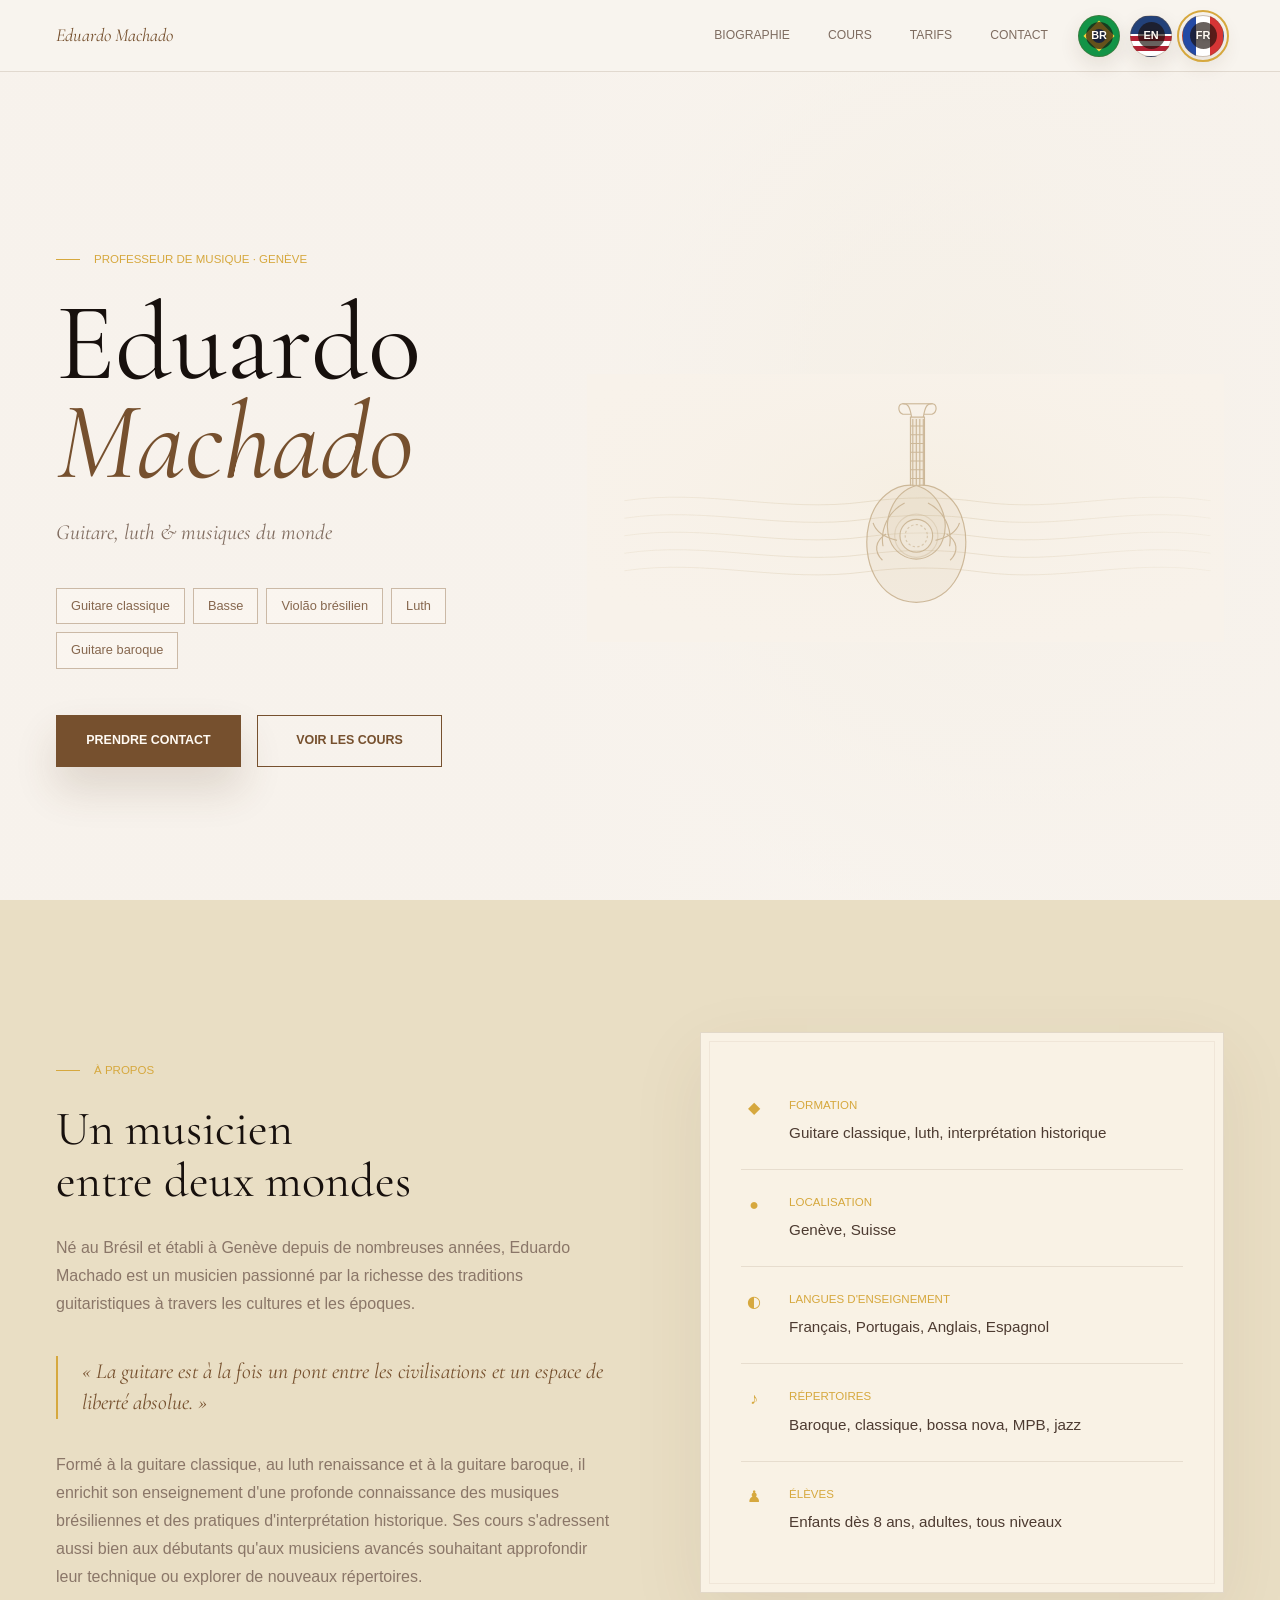
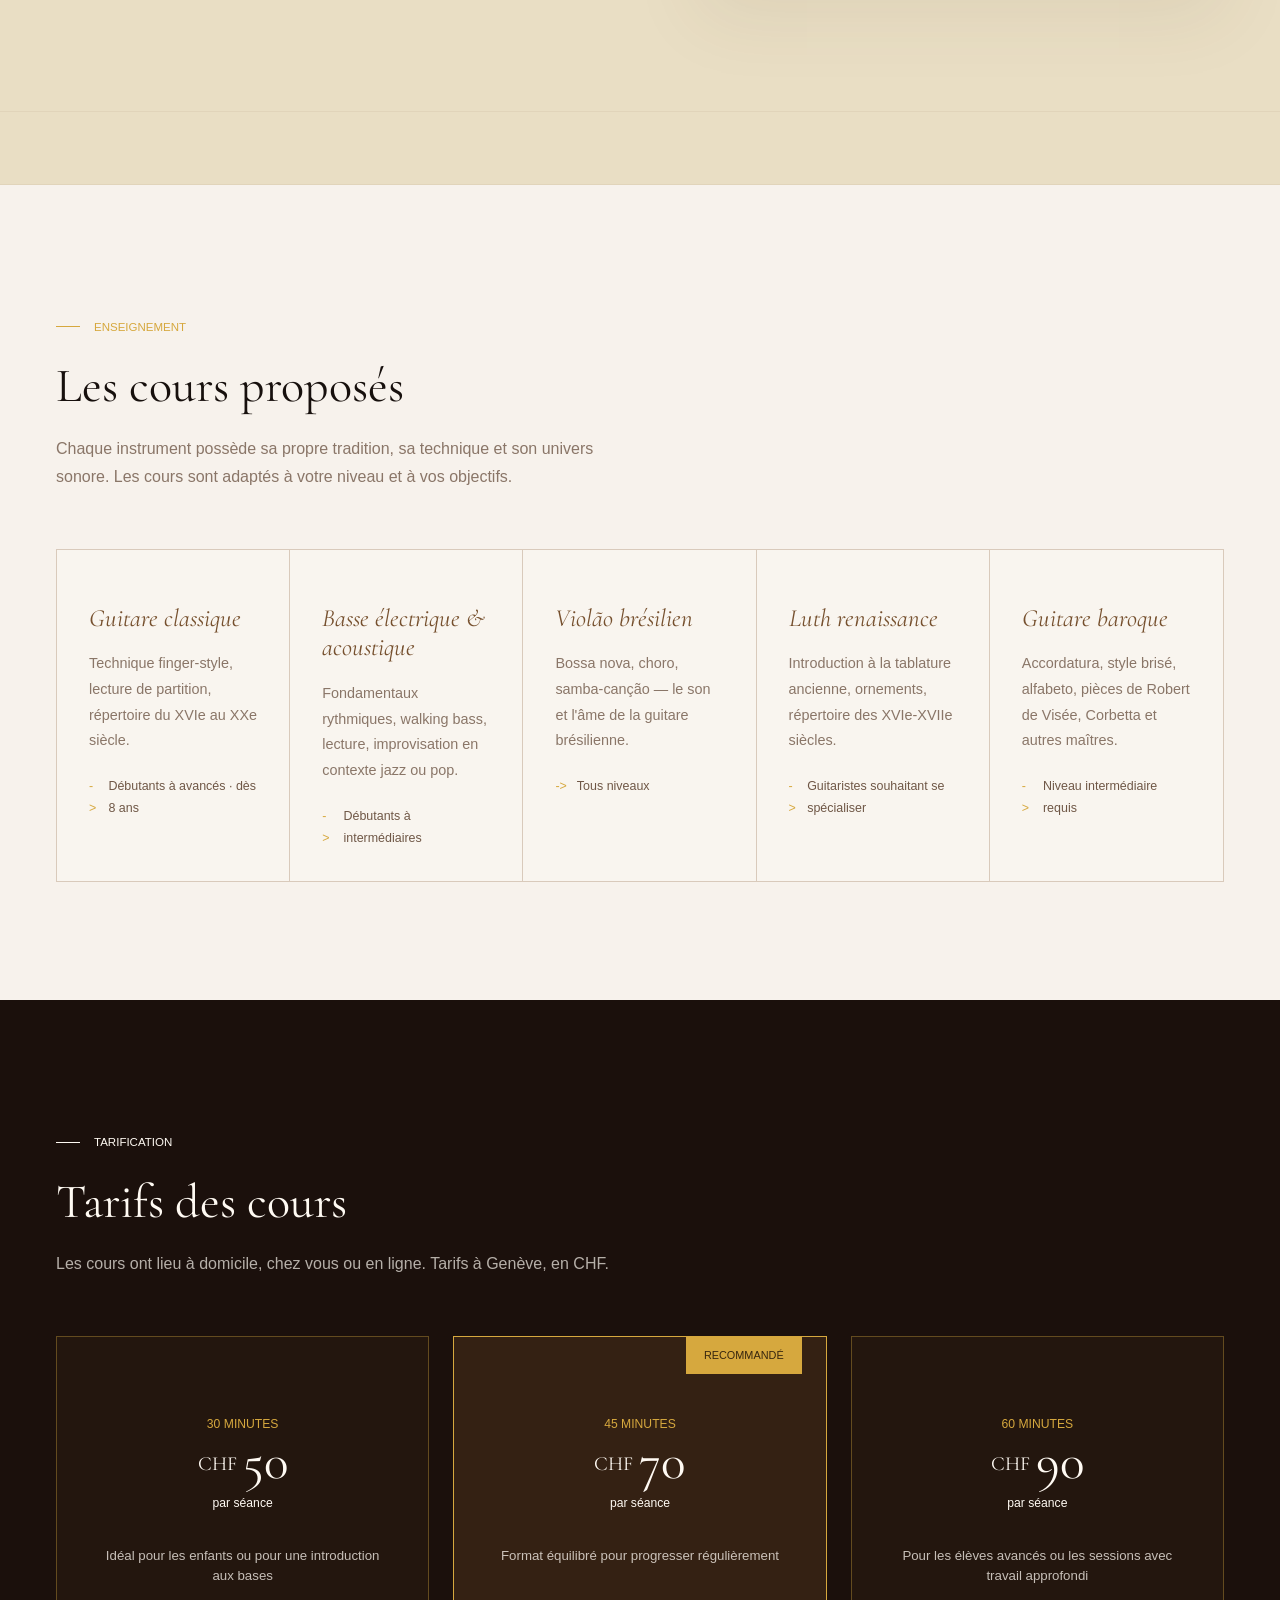
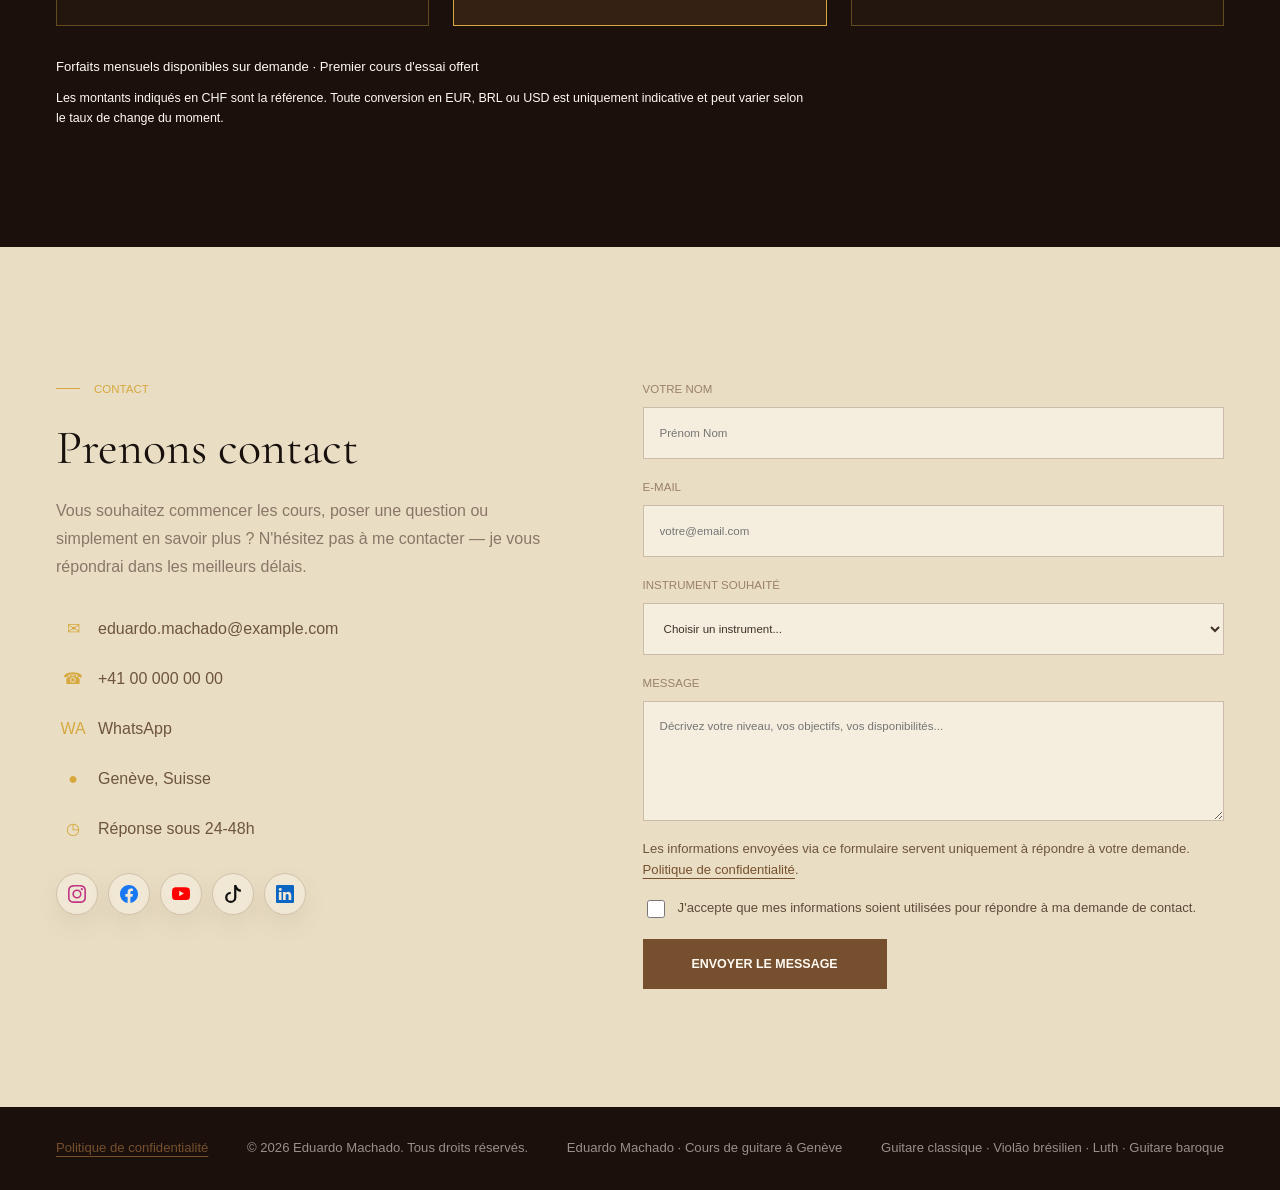
<file: index.html>
<!doctype html>
<html lang="fr">
<head>
  <meta charset="utf-8">
  <meta name="viewport" content="width=device-width, initial-scale=1">
  <title>Eduardo Machado | Cours de guitare</title>
  <meta name="description" content="Eduardo Machado — Professeur de guitare classique, violão brésilien, luth et guitare baroque à Genève. Cours pour enfants et adultes, tous niveaux.">
  <meta property="og:type" content="website">
  <meta property="og:title" content="Eduardo Machado | Cours de guitare à Genève">
  <meta property="og:description" content="Eduardo Machado — Professeur de guitare classique, violão brésilien, luth et guitare baroque à Genève. Cours pour enfants et adultes, tous niveaux.">
  <meta property="og:locale" content="fr_FR">
  <link rel="icon" href="favicon.svg" type="image/svg+xml">
  <link rel="preconnect" href="https://fonts.googleapis.com">
  <link rel="preconnect" href="https://fonts.gstatic.com" crossorigin>
  <link rel="stylesheet" href="https://fonts.googleapis.com/css2?family=Cormorant+Garamond:ital,wght@0,400;0,600;1,400;1,600&display=swap">
  <link rel="stylesheet" href="styles.css">
</head>
<body>
  <main class="site-shell">
    <header class="topbar" aria-label="Navigation principale">
      <a class="brand" href="#accueil">Eduardo Machado</a>
      <div class="top-actions">
        <nav class="nav">
          <a href="#biographie">Biographie</a>
          <a href="#cours">Cours</a>
          <a href="#tarifs">Tarifs</a>
          <a href="#contact">Contact</a>
        </nav>
        <nav class="lang-switcher" aria-label="Choisir la langue">
          <a class="lang-button flag-br" href="br.html" aria-label="Português do Brasil"><span class="flag-text">BR</span></a>
          <a class="lang-button flag-us" href="en.html" aria-label="English"><span class="flag-text">EN</span></a>
          <a class="lang-button flag-fr" href="index.html" aria-label="Français" aria-current="page"><span class="flag-text">FR</span></a>
        </nav>
      </div>
    </header>

    <section class="section hero" id="accueil">
      <div class="section-inner hero-grid">
        <div class="hero-copy">
          <p class="eyebrow">Professeur de musique · Genève</p>
          <h1>Eduardo <span>Machado</span></h1>
          <p class="hero-subtitle">Guitare, luth & musiques du monde</p>
          <div class="instrument-tags" aria-label="Instruments enseignés">
            <span class="tag">Guitare classique</span>
            <span class="tag">Basse</span>
            <span class="tag">Violão brésilien</span>
            <span class="tag">Luth</span>
            <span class="tag">Guitare baroque</span>
          </div>
          <div class="actions">
            <a class="button primary" href="#contact">Prendre contact</a>
            <a class="button secondary" href="#cours">Voir les cours</a>
          </div>
        </div>
        <div class="instrument-art" aria-hidden="true">
          <svg viewBox="0 0 980 520" role="img">
            <defs>
              <linearGradient id="woodLine" x1="0" x2="1">
                <stop offset="0" stop-color="#d8c8aa" stop-opacity="0.08"/>
                <stop offset="0.5" stop-color="#b7976f" stop-opacity="0.82"/>
                <stop offset="1" stop-color="#d8c8aa" stop-opacity="0.08"/>
              </linearGradient>
            </defs>
            <g stroke="url(#woodLine)" stroke-width="1.1" fill="none">
              <path d="M10 190 H970"/>
              <path d="M10 222 H970"/>
              <path d="M10 254 H970"/>
              <path d="M10 286 H970"/>
              <path d="M10 318 H970"/>
            </g>
            <g transform="translate(615 76)" stroke="#b69363" stroke-width="2" fill="none" opacity="0.82">
              <path d="M84 138 C49 132 17 156 8 195 C-5 252 22 330 84 330 C146 330 173 252 160 195 C151 156 119 132 84 138Z" fill="rgba(205,185,149,0.17)"/>
              <path d="M84 138 C44 150 31 197 42 230 C49 251 70 262 84 262 C98 262 119 251 126 230 C137 197 124 150 84 138Z" fill="rgba(205,185,149,0.16)"/>
              <circle cx="84" cy="225" r="28" fill="rgba(247,242,236,0.25)"/>
              <circle cx="84" cy="225" r="18" stroke-dasharray="4 4"/>
              <path d="M73 140 V20 H97 V140" fill="rgba(205,185,149,0.13)"/>
              <path d="M75 20 C73 3 69 -3 59 3 C52 7 51 18 61 22 H75"/>
              <path d="M95 20 C97 3 101 -3 111 3 C118 7 119 18 109 22 H95"/>
              <path d="M73 34 H97 M73 49 H97 M73 64 H97 M73 79 H97 M73 94 H97 M73 109 H97 M73 124 H97"/>
              <path d="M78 24 V140 M84 24 V140 M90 24 V140"/>
              <path d="M57 205 C36 220 36 244 48 258"/>
              <path d="M131 205 C152 220 152 244 140 258"/>
              <path d="M45 224 C21 218 13 205 14 194"/>
              <path d="M123 224 C147 218 155 205 154 194"/>
            </g>
          </svg>
        </div>
      </div>
    </section>

    <section class="section about" id="biographie">
      <div class="section-inner about-grid">
        <div class="about-copy">
          <p class="eyebrow">À propos</p>
          <h2>Un musicien<br>entre deux mondes</h2>
          <p>Né au Brésil et établi à Genève depuis de nombreuses années, Eduardo Machado est un musicien passionné par la richesse des traditions guitaristiques à travers les cultures et les époques.</p>
          <div class="quote">« La guitare est à la fois un pont entre les civilisations et un espace de liberté absolue. »</div>
          <p>Formé à la guitare classique, au luth renaissance et à la guitare baroque, il enrichit son enseignement d'une profonde connaissance des musiques brésiliennes et des pratiques d'interprétation historique. Ses cours s'adressent aussi bien aux débutants qu'aux musiciens avancés souhaitant approfondir leur technique ou explorer de nouveaux répertoires.</p>
        </div>
        <aside class="profile-card" aria-label="Informations du professeur">
          <ul class="fact-list">
            <li class="fact"><span class="fact-icon">◆</span><span><span class="fact-label">Formation</span><span class="fact-value">Guitare classique, luth, interprétation historique</span></span></li>
            <li class="fact"><span class="fact-icon">●</span><span><span class="fact-label">Localisation</span><span class="fact-value">Genève, Suisse</span></span></li>
            <li class="fact"><span class="fact-icon">◐</span><span><span class="fact-label">Langues d'enseignement</span><span class="fact-value">Français, Portugais, Anglais, Espagnol</span></span></li>
            <li class="fact"><span class="fact-icon">♪</span><span><span class="fact-label">Répertoires</span><span class="fact-value">Baroque, classique, bossa nova, MPB, jazz</span></span></li>
            <li class="fact"><span class="fact-icon">♟</span><span><span class="fact-label">Élèves</span><span class="fact-value">Enfants dès 8 ans, adultes, tous niveaux</span></span></li>
          </ul>
        </aside>
      </div>
    </section>

    <div class="sand-band" aria-hidden="true"></div>

    <section class="section courses" id="cours">
      <div class="section-inner">
        <p class="eyebrow">Enseignement</p>
        <h2>Les cours proposés</h2>
        <p class="section-lead">Chaque instrument possède sa propre tradition, sa technique et son univers sonore. Les cours sont adaptés à votre niveau et à vos objectifs.</p>
        <div class="course-row">
          <article class="course-card"><h3>Guitare classique</h3><p>Technique finger-style, lecture de partition, répertoire du XVIe au XXe siècle.</p><span class="course-note">Débutants à avancés · dès 8 ans</span></article>
          <article class="course-card"><h3>Basse électrique & acoustique</h3><p>Fondamentaux rythmiques, walking bass, lecture, improvisation en contexte jazz ou pop.</p><span class="course-note">Débutants à intermédiaires</span></article>
          <article class="course-card"><h3>Violão brésilien</h3><p>Bossa nova, choro, samba-canção — le son et l'âme de la guitare brésilienne.</p><span class="course-note">Tous niveaux</span></article>
          <article class="course-card"><h3>Luth renaissance</h3><p>Introduction à la tablature ancienne, ornements, répertoire des XVIe-XVIIe siècles.</p><span class="course-note">Guitaristes souhaitant se spécialiser</span></article>
          <article class="course-card"><h3>Guitare baroque</h3><p>Accordatura, style brisé, alfabeto, pièces de Robert de Visée, Corbetta et autres maîtres.</p><span class="course-note">Niveau intermédiaire requis</span></article>
        </div>
      </div>
    </section>

    <section class="section pricing" id="tarifs">
      <div class="section-inner">
        <p class="eyebrow">Tarification</p>
        <h2>Tarifs des cours</h2>
        <p class="section-lead">Les cours ont lieu à domicile, chez vous ou en ligne. Tarifs à Genève, en CHF.</p>
        <div class="pricing-grid">
          <article class="price-card"><span class="duration">30 minutes</span><div aria-label="CHF 50"><span class="currency">CHF</span><span class="amount">50</span></div><p class="per">par séance</p><p class="description">Idéal pour les enfants ou pour une introduction aux bases</p></article>
          <article class="price-card featured"><span class="badge">Recommandé</span><span class="duration">45 minutes</span><div aria-label="CHF 70"><span class="currency">CHF</span><span class="amount">70</span></div><p class="per">par séance</p><p class="description">Format équilibré pour progresser régulièrement</p></article>
          <article class="price-card"><span class="duration">60 minutes</span><div aria-label="CHF 90"><span class="currency">CHF</span><span class="amount">90</span></div><p class="per">par séance</p><p class="description">Pour les élèves avancés ou les sessions avec travail approfondi</p></article>
        </div>
        <p class="pricing-footnote">Forfaits mensuels disponibles sur demande · Premier cours d'essai offert</p>
        <p class="pricing-reference">Les montants indiqués en CHF sont la référence. Toute conversion en EUR, BRL ou USD est uniquement indicative et peut varier selon le taux de change du moment.</p>
      </div>
    </section>

    <section class="section contact" id="contact">
      <div class="section-inner contact-grid">
        <div class="contact-copy">
          <p class="eyebrow">Contact</p>
          <h2>Prenons contact</h2>
          <p class="section-lead">Vous souhaitez commencer les cours, poser une question ou simplement en savoir plus ? N'hésitez pas à me contacter — je vous répondrai dans les meilleurs délais.</p>
          <ul class="contact-list">
            <li><span class="contact-icon">✉</span><a href="mailto:eduardo.machado@example.com">eduardo.machado@example.com</a></li>
            <li><span class="contact-icon">☎</span><a href="tel:+41000000000">+41 00 000 00 00</a></li>
            <li><span class="contact-icon">WA</span><a href="https://wa.me/41000000000?text=Bonjour%20Eduardo%2C%20je%20m%27appelle%20%5Bvotre%20nom%5D.%20Je%20vous%20contacte%20depuis%20mon%20profil%20WhatsApp.%20Je%20suis%20int%C3%A9ress%C3%A9%28e%29%20par%20vos%20cours.%20Pourriez-vous%20m%27expliquer%20comment%20cela%20fonctionne%2C%20s%27il%20vous%20pla%C3%AEt%20%3F" target="_blank" rel="noopener noreferrer">WhatsApp</a></li>
            <li><span class="contact-icon">●</span><span>Genève, Suisse</span></li>
            <li><span class="contact-icon">◷</span><span>Réponse sous 24-48h</span></li>
          </ul>
          <nav class="social-links" aria-label="Réseaux sociaux">
            <a class="social-link social-instagram" href="https://www.instagram.com/" target="_blank" rel="noopener noreferrer" aria-label="Instagram" title="Instagram"><svg class="social-icon" viewBox="0 0 16 16" aria-hidden="true" focusable="false"><path d="M8 0C5.829 0 5.556.01 4.703.048 3.85.088 3.269.222 2.76.42a3.917 3.917 0 0 0-1.417.923A3.927 3.927 0 0 0 .42 2.76C.222 3.268.087 3.85.048 4.7.01 5.555 0 5.827 0 8s.01 2.444.048 3.297c.04.852.174 1.433.372 1.942.205.526.478.972.923 1.417.444.445.89.719 1.416.923.51.198 1.09.333 1.942.372C5.555 15.99 5.827 16 8 16s2.444-.01 3.298-.048c.851-.04 1.434-.174 1.943-.372a3.916 3.916 0 0 0 1.416-.923c.445-.445.718-.891.923-1.417.197-.509.332-1.09.372-1.942C15.99 10.445 16 10.173 16 8s-.01-2.445-.048-3.299c-.04-.851-.175-1.433-.372-1.941a3.926 3.926 0 0 0-.923-1.417A3.911 3.911 0 0 0 13.24.42c-.51-.198-1.092-.333-1.943-.372C10.443.01 10.172 0 8 0Zm-.717 1.442H8c2.136 0 2.389.007 3.232.046.78.035 1.204.166 1.486.275.373.145.64.318.92.599.28.28.453.546.598.92.11.281.24.705.275 1.485.039.843.047 1.096.047 3.231s-.008 2.389-.047 3.232c-.035.78-.166 1.203-.275 1.485a2.47 2.47 0 0 1-.599.919c-.28.28-.546.453-.92.598-.28.11-.704.24-1.485.276-.843.038-1.096.047-3.232.047s-2.39-.009-3.233-.047c-.78-.036-1.203-.166-1.485-.276a2.478 2.478 0 0 1-.92-.598 2.48 2.48 0 0 1-.6-.92c-.109-.281-.24-.705-.275-1.485-.038-.843-.046-1.096-.046-3.233 0-2.136.008-2.388.046-3.231.036-.78.166-1.204.276-1.486.145-.373.319-.64.599-.92.28-.28.546-.453.92-.598.282-.11.705-.24 1.485-.276.738-.034 1.024-.044 2.515-.045Zm4.988 1.328a.96.96 0 1 0 0 1.92.96.96 0 0 0 0-1.92ZM8 3.892a4.109 4.109 0 1 0 0 8.217 4.109 4.109 0 0 0 0-8.217Zm0 1.441a2.667 2.667 0 1 1 0 5.334 2.667 2.667 0 0 1 0-5.334Z"/></svg></a>
            <a class="social-link social-facebook" href="https://www.facebook.com/" target="_blank" rel="noopener noreferrer" aria-label="Facebook" title="Facebook"><svg class="social-icon" viewBox="0 0 16 16" aria-hidden="true" focusable="false"><path d="M16 8.049C16 3.603 12.418 0 8 0S0 3.603 0 8.049c0 4.016 2.926 7.347 6.75 7.951v-5.625H4.719V8.05H6.75V6.275c0-2.017 1.195-3.131 3.022-3.131.876 0 1.791.157 1.791.157v1.98h-1.009c-.993 0-1.303.621-1.303 1.258v1.51h2.218l-.354 2.326H9.25V16c3.824-.604 6.75-3.935 6.75-7.951Z"/></svg></a>
            <a class="social-link social-youtube" href="https://www.youtube.com/" target="_blank" rel="noopener noreferrer" aria-label="YouTube" title="YouTube"><svg class="social-icon" viewBox="0 0 16 16" aria-hidden="true" focusable="false"><path d="M8.051 1.999h.089c.822.003 4.987.033 6.11.335a2.01 2.01 0 0 1 1.415 1.42c.101.38.172.883.219 1.402l.016.176.035.414.008.104c.065.914.073 1.77.074 1.957v.075c-.001.194-.01 1.108-.082 2.06l-.008.105-.009.104c-.05.572-.124 1.14-.235 1.558a2.007 2.007 0 0 1-1.415 1.42c-1.16.312-5.569.334-6.18.335h-.142c-.309 0-1.587-.006-2.927-.052l-.17-.006-.087-.004-.171-.007-.171-.007c-1.11-.049-2.167-.128-2.654-.26a2.007 2.007 0 0 1-1.415-1.419c-.111-.417-.185-.986-.235-1.558L.09 10.05l-.008-.104A31.4 31.4 0 0 1 0 7.68v-.123c.002-.215.01-.958.064-1.778l.007-.103.003-.052.008-.104.022-.26.01-.104c.048-.519.119-1.023.22-1.402a2.007 2.007 0 0 1 1.415-1.42c.487-.13 1.544-.21 2.654-.26l.17-.007.172-.006.086-.003.171-.007A99.788 99.788 0 0 1 7.858 2h.193ZM6.4 5.209v4.818l4.157-2.408L6.4 5.209Z"/></svg></a>
            <a class="social-link social-tiktok" href="https://www.tiktok.com/" target="_blank" rel="noopener noreferrer" aria-label="TikTok" title="TikTok"><svg class="social-icon" viewBox="0 0 16 16" aria-hidden="true" focusable="false"><path d="M9 0h1.98c.144.715.54 1.617 1.235 2.512C12.895 3.389 13.797 4 15 4v2c-1.753 0-3.07-.814-4-1.829V11a5 5 0 1 1-5-5v2a3 3 0 1 0 3 3V0Z"/></svg></a>
            <a class="social-link social-linkedin" href="https://www.linkedin.com/" target="_blank" rel="noopener noreferrer" aria-label="LinkedIn" title="LinkedIn"><svg class="social-icon" viewBox="0 0 16 16" aria-hidden="true" focusable="false"><path d="M0 1.146C0 .513.526 0 1.175 0h13.65C15.474 0 16 .513 16 1.146v13.708c0 .633-.526 1.146-1.175 1.146H1.175C.526 16 0 15.487 0 14.854V1.146Zm4.943 12.248V6.169H2.542v7.225h2.401Zm-1.2-8.212c.837 0 1.358-.554 1.358-1.248-.015-.709-.521-1.248-1.342-1.248-.822 0-1.359.54-1.359 1.248 0 .694.521 1.248 1.327 1.248h.016Zm4.908 8.212V9.359c0-.216.016-.432.08-.586.173-.431.568-.878 1.232-.878.869 0 1.216.662 1.216 1.634v3.865h2.401V9.25c0-2.22-1.184-3.252-2.764-3.252-1.274 0-1.845.7-2.165 1.193V6.169h-2.4c.03.678 0 7.225 0 7.225h2.4Z"/></svg></a>
          </nav>
        </div>
        <form class="contact-form" action="https://formspree.io/rafajunior@gmail.com" method="post">
          <input type="hidden" name="_subject" value="Nouveau contact — Eduardo Machado">
          <label>Votre nom<input name="nom" type="text" placeholder="Prénom Nom" required></label>
          <label>E-mail<input name="email" type="email" placeholder="votre@email.com" required></label>
          <label>Instrument souhaité<select name="instrument" required><option value="">Choisir un instrument...</option><option>Guitare classique</option><option>Basse électrique ou acoustique</option><option>Violão brésilien</option><option>Luth renaissance</option><option>Guitare baroque</option></select></label>
          <label>Message<textarea name="message" placeholder="Décrivez votre niveau, vos objectifs, vos disponibilités..." required></textarea></label>
          <p class="form-note">Les informations envoyées via ce formulaire servent uniquement à répondre à votre demande. <a href="privacy.html">Politique de confidentialité</a>.</p>
          <label class="consent-label"><input name="consentement" type="checkbox" required><span>J'accepte que mes informations soient utilisées pour répondre à ma demande de contact.</span></label>
          <button class="button form-button" type="submit">Envoyer le message</button>
        </form>
      </div>
    </section>

    <footer class="footer">
      <div class="footer-inner">
        <nav class="footer-links" aria-label="Liens légaux"><a href="privacy.html">Politique de confidentialité</a></nav>
        <span>&copy; 2026 Eduardo Machado. Tous droits réservés.</span>
        <span>Eduardo Machado · Cours de guitare à Genève</span>
        <span>Guitare classique · Violão brésilien · Luth · Guitare baroque</span>
      </div>
    </footer>
  </main>
</body>
</html>
</file>
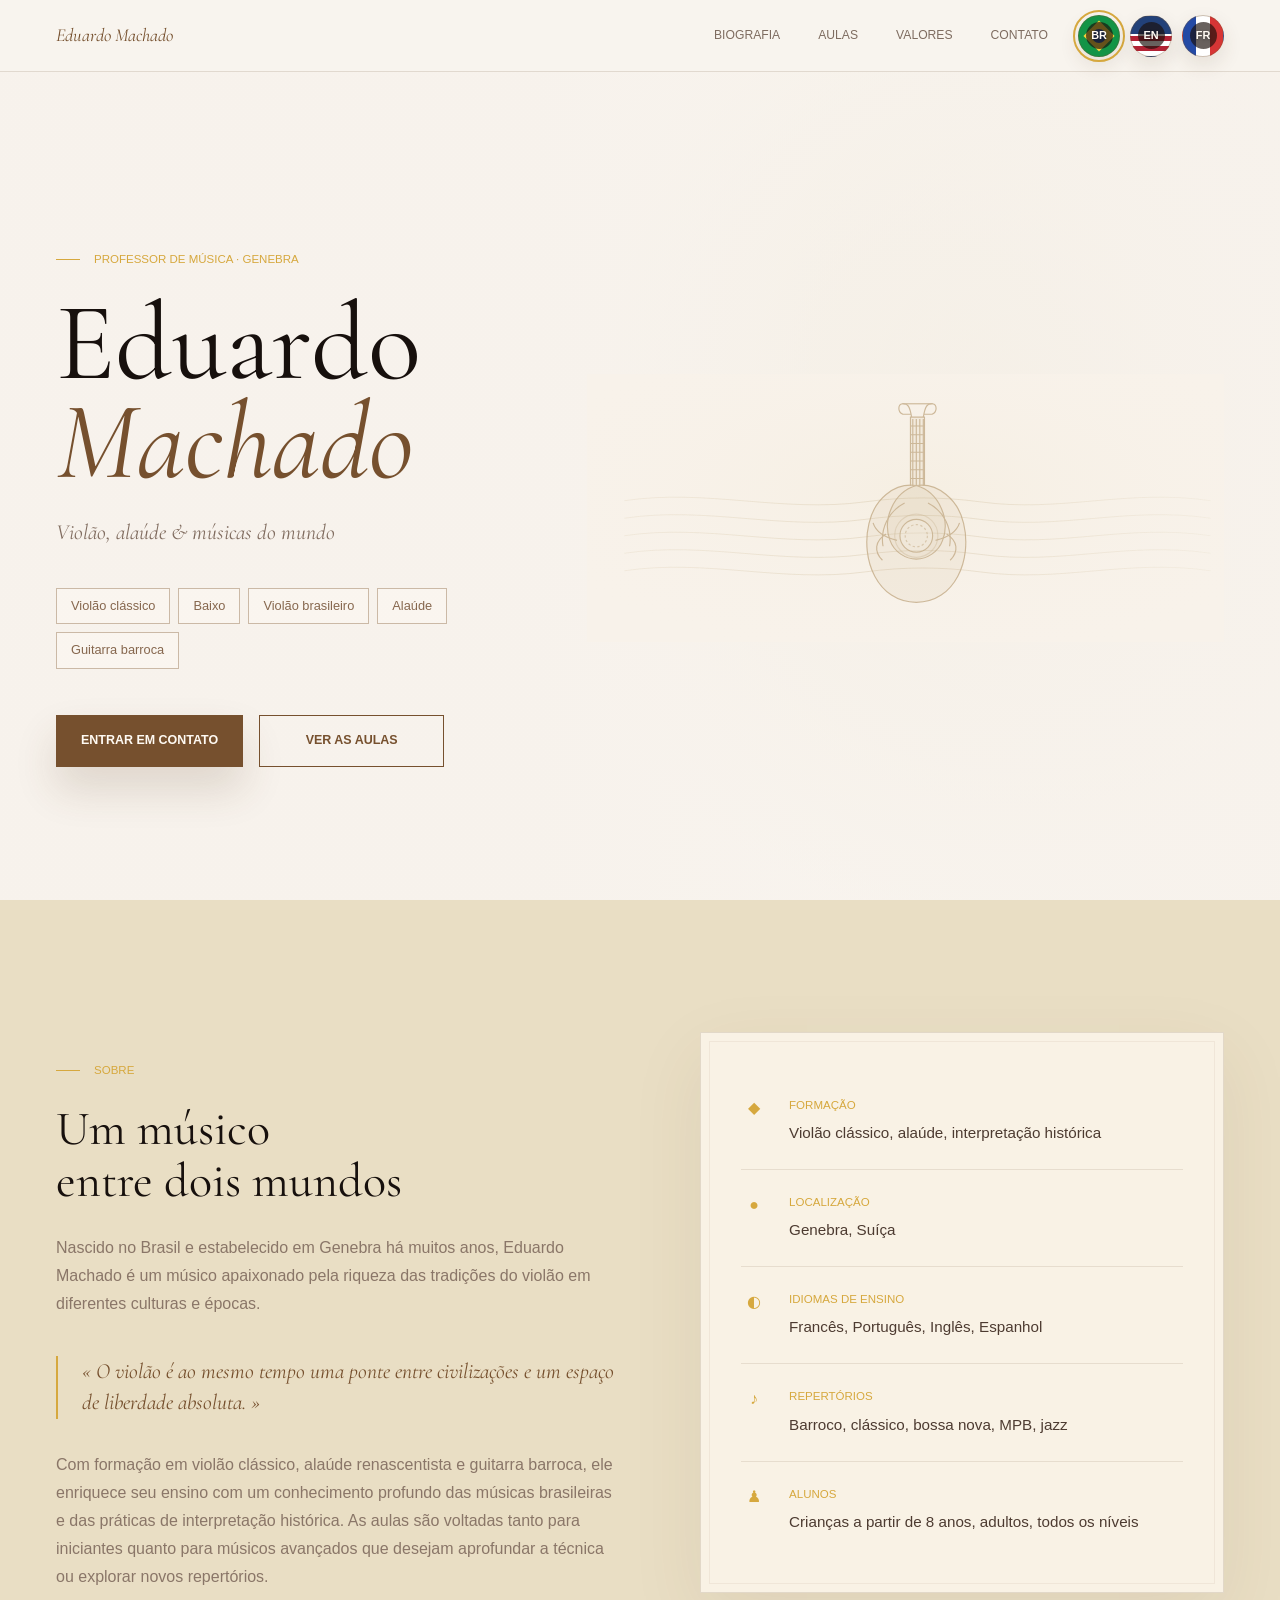
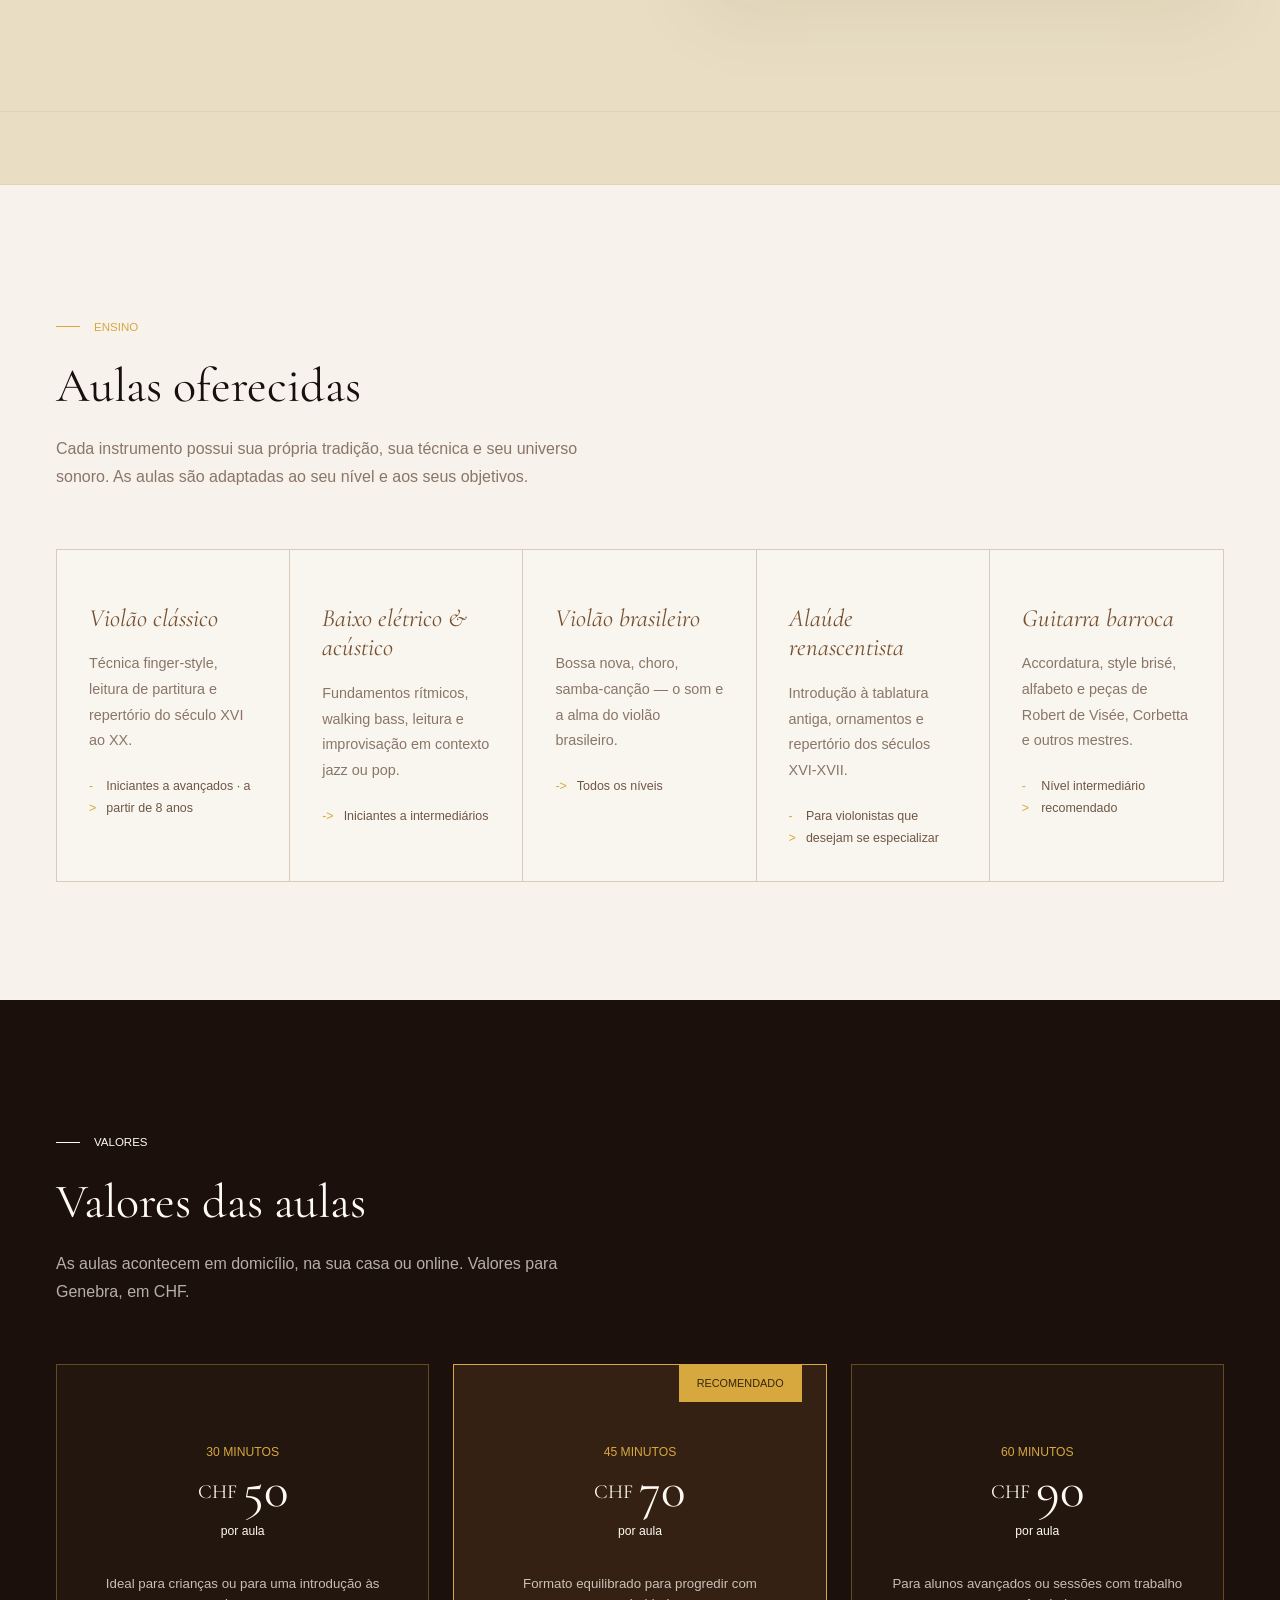
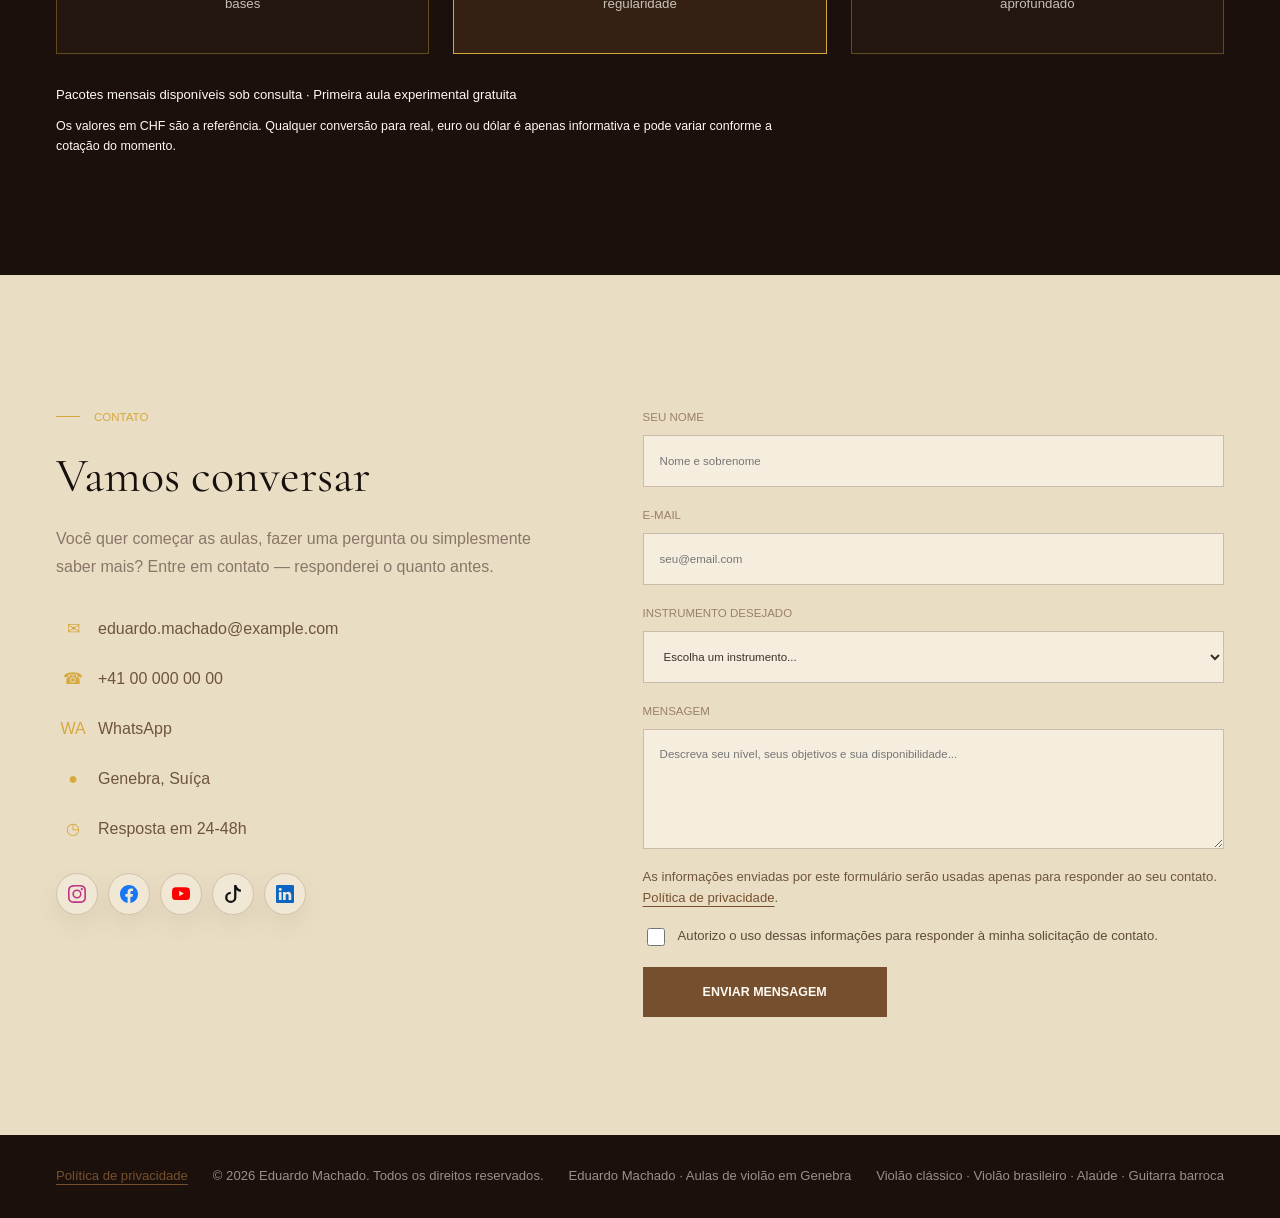
<file: br.html>
<!doctype html>
<html lang="pt-BR">
<head>
  <meta charset="utf-8">
  <meta name="viewport" content="width=device-width, initial-scale=1">
  <title>Eduardo Machado | Aulas de violão</title>
  <meta name="description" content="Eduardo Machado — Professor de violão em Genebra. Violão clássico, violão brasileiro, alaúde e guitarra barroca. Aulas para crianças e adultos, todos os níveis.">
  <meta property="og:type" content="website">
  <meta property="og:title" content="Eduardo Machado | Aulas de violão em Genebra">
  <meta property="og:description" content="Eduardo Machado — Professor de violão em Genebra. Violão clássico, violão brasileiro, alaúde e guitarra barroca. Aulas para crianças e adultos, todos os níveis.">
  <meta property="og:locale" content="pt_BR">
  <link rel="icon" href="favicon.svg" type="image/svg+xml">
  <link rel="preconnect" href="https://fonts.googleapis.com">
  <link rel="preconnect" href="https://fonts.gstatic.com" crossorigin>
  <link rel="stylesheet" href="https://fonts.googleapis.com/css2?family=Cormorant+Garamond:ital,wght@0,400;0,600;1,400;1,600&display=swap">
  <link rel="stylesheet" href="styles.css">
</head>
<body>
  <main class="site-shell">
    <header class="topbar" aria-label="Navegação principal">
      <a class="brand" href="#inicio">Eduardo Machado</a>
      <div class="top-actions">
        <nav class="nav">
          <a href="#biografia">Biografia</a>
          <a href="#aulas">Aulas</a>
          <a href="#valores">Valores</a>
          <a href="#contato">Contato</a>
        </nav>
        <nav class="lang-switcher" aria-label="Escolher idioma">
          <a class="lang-button flag-br" href="br.html" aria-label="Português do Brasil" aria-current="page"><span class="flag-text">BR</span></a>
          <a class="lang-button flag-us" href="en.html" aria-label="English"><span class="flag-text">EN</span></a>
          <a class="lang-button flag-fr" href="index.html" aria-label="Français"><span class="flag-text">FR</span></a>
        </nav>
      </div>
    </header>

    <section class="section hero" id="inicio">
      <div class="section-inner hero-grid">
        <div class="hero-copy">
          <p class="eyebrow">Professor de música · Genebra</p>
          <h1>Eduardo <span>Machado</span></h1>
          <p class="hero-subtitle">Violão, alaúde & músicas do mundo</p>
          <div class="instrument-tags" aria-label="Instrumentos ensinados">
            <span class="tag">Violão clássico</span>
            <span class="tag">Baixo</span>
            <span class="tag">Violão brasileiro</span>
            <span class="tag">Alaúde</span>
            <span class="tag">Guitarra barroca</span>
          </div>
          <div class="actions">
            <a class="button primary" href="#contato">Entrar em contato</a>
            <a class="button secondary" href="#aulas">Ver as aulas</a>
          </div>
        </div>
        <div class="instrument-art" aria-hidden="true">
          <svg viewBox="0 0 980 520" role="img">
            <defs><linearGradient id="woodLine" x1="0" x2="1"><stop offset="0" stop-color="#d8c8aa" stop-opacity="0.08"/><stop offset="0.5" stop-color="#b7976f" stop-opacity="0.82"/><stop offset="1" stop-color="#d8c8aa" stop-opacity="0.08"/></linearGradient></defs>
            <g stroke="url(#woodLine)" stroke-width="1.1" fill="none"><path d="M10 190 H970"/><path d="M10 222 H970"/><path d="M10 254 H970"/><path d="M10 286 H970"/><path d="M10 318 H970"/></g>
            <g transform="translate(615 76)" stroke="#b69363" stroke-width="2" fill="none" opacity="0.82">
              <path d="M84 138 C49 132 17 156 8 195 C-5 252 22 330 84 330 C146 330 173 252 160 195 C151 156 119 132 84 138Z" fill="rgba(205,185,149,0.17)"/>
              <path d="M84 138 C44 150 31 197 42 230 C49 251 70 262 84 262 C98 262 119 251 126 230 C137 197 124 150 84 138Z" fill="rgba(205,185,149,0.16)"/>
              <circle cx="84" cy="225" r="28" fill="rgba(247,242,236,0.25)"/><circle cx="84" cy="225" r="18" stroke-dasharray="4 4"/>
              <path d="M73 140 V20 H97 V140" fill="rgba(205,185,149,0.13)"/><path d="M75 20 C73 3 69 -3 59 3 C52 7 51 18 61 22 H75"/><path d="M95 20 C97 3 101 -3 111 3 C118 7 119 18 109 22 H95"/><path d="M73 34 H97 M73 49 H97 M73 64 H97 M73 79 H97 M73 94 H97 M73 109 H97 M73 124 H97"/><path d="M78 24 V140 M84 24 V140 M90 24 V140"/><path d="M57 205 C36 220 36 244 48 258"/><path d="M131 205 C152 220 152 244 140 258"/><path d="M45 224 C21 218 13 205 14 194"/><path d="M123 224 C147 218 155 205 154 194"/>
            </g>
          </svg>
        </div>
      </div>
    </section>

    <section class="section about" id="biografia">
      <div class="section-inner about-grid">
        <div class="about-copy">
          <p class="eyebrow">Sobre</p>
          <h2>Um músico<br>entre dois mundos</h2>
          <p>Nascido no Brasil e estabelecido em Genebra há muitos anos, Eduardo Machado é um músico apaixonado pela riqueza das tradições do violão em diferentes culturas e épocas.</p>
          <div class="quote">« O violão é ao mesmo tempo uma ponte entre civilizações e um espaço de liberdade absoluta. »</div>
          <p>Com formação em violão clássico, alaúde renascentista e guitarra barroca, ele enriquece seu ensino com um conhecimento profundo das músicas brasileiras e das práticas de interpretação histórica. As aulas são voltadas tanto para iniciantes quanto para músicos avançados que desejam aprofundar a técnica ou explorar novos repertórios.</p>
        </div>
        <aside class="profile-card" aria-label="Informações do professor">
          <ul class="fact-list">
            <li class="fact"><span class="fact-icon">◆</span><span><span class="fact-label">Formação</span><span class="fact-value">Violão clássico, alaúde, interpretação histórica</span></span></li>
            <li class="fact"><span class="fact-icon">●</span><span><span class="fact-label">Localização</span><span class="fact-value">Genebra, Suíça</span></span></li>
            <li class="fact"><span class="fact-icon">◐</span><span><span class="fact-label">Idiomas de ensino</span><span class="fact-value">Francês, Português, Inglês, Espanhol</span></span></li>
            <li class="fact"><span class="fact-icon">♪</span><span><span class="fact-label">Repertórios</span><span class="fact-value">Barroco, clássico, bossa nova, MPB, jazz</span></span></li>
            <li class="fact"><span class="fact-icon">♟</span><span><span class="fact-label">Alunos</span><span class="fact-value">Crianças a partir de 8 anos, adultos, todos os níveis</span></span></li>
          </ul>
        </aside>
      </div>
    </section>

    <div class="sand-band" aria-hidden="true"></div>

    <section class="section courses" id="aulas">
      <div class="section-inner">
        <p class="eyebrow">Ensino</p>
        <h2>Aulas oferecidas</h2>
        <p class="section-lead">Cada instrumento possui sua própria tradição, sua técnica e seu universo sonoro. As aulas são adaptadas ao seu nível e aos seus objetivos.</p>
        <div class="course-row">
          <article class="course-card"><h3>Violão clássico</h3><p>Técnica finger-style, leitura de partitura e repertório do século XVI ao XX.</p><span class="course-note">Iniciantes a avançados · a partir de 8 anos</span></article>
          <article class="course-card"><h3>Baixo elétrico & acústico</h3><p>Fundamentos rítmicos, walking bass, leitura e improvisação em contexto jazz ou pop.</p><span class="course-note">Iniciantes a intermediários</span></article>
          <article class="course-card"><h3>Violão brasileiro</h3><p>Bossa nova, choro, samba-canção — o som e a alma do violão brasileiro.</p><span class="course-note">Todos os níveis</span></article>
          <article class="course-card"><h3>Alaúde renascentista</h3><p>Introdução à tablatura antiga, ornamentos e repertório dos séculos XVI-XVII.</p><span class="course-note">Para violonistas que desejam se especializar</span></article>
          <article class="course-card"><h3>Guitarra barroca</h3><p>Accordatura, style brisé, alfabeto e peças de Robert de Visée, Corbetta e outros mestres.</p><span class="course-note">Nível intermediário recomendado</span></article>
        </div>
      </div>
    </section>

    <section class="section pricing" id="valores">
      <div class="section-inner">
        <p class="eyebrow">Valores</p>
        <h2>Valores das aulas</h2>
        <p class="section-lead">As aulas acontecem em domicílio, na sua casa ou online. Valores para Genebra, em CHF.</p>
        <div class="pricing-grid">
          <article class="price-card"><span class="duration">30 minutos</span><div aria-label="CHF 50"><span class="currency">CHF</span><span class="amount">50</span></div><p class="per">por aula</p><p class="description">Ideal para crianças ou para uma introdução às bases</p></article>
          <article class="price-card featured"><span class="badge">Recomendado</span><span class="duration">45 minutos</span><div aria-label="CHF 70"><span class="currency">CHF</span><span class="amount">70</span></div><p class="per">por aula</p><p class="description">Formato equilibrado para progredir com regularidade</p></article>
          <article class="price-card"><span class="duration">60 minutos</span><div aria-label="CHF 90"><span class="currency">CHF</span><span class="amount">90</span></div><p class="per">por aula</p><p class="description">Para alunos avançados ou sessões com trabalho aprofundado</p></article>
        </div>
        <p class="pricing-footnote">Pacotes mensais disponíveis sob consulta · Primeira aula experimental gratuita</p>
        <p class="pricing-reference">Os valores em CHF são a referência. Qualquer conversão para real, euro ou dólar é apenas informativa e pode variar conforme a cotação do momento.</p>
      </div>
    </section>

    <section class="section contact" id="contato">
      <div class="section-inner contact-grid">
        <div class="contact-copy">
          <p class="eyebrow">Contato</p>
          <h2>Vamos conversar</h2>
          <p class="section-lead">Você quer começar as aulas, fazer uma pergunta ou simplesmente saber mais? Entre em contato — responderei o quanto antes.</p>
          <ul class="contact-list">
            <li><span class="contact-icon">✉</span><a href="mailto:eduardo.machado@example.com">eduardo.machado@example.com</a></li>
            <li><span class="contact-icon">☎</span><a href="tel:+41000000000">+41 00 000 00 00</a></li>
            <li><span class="contact-icon">WA</span><a href="https://wa.me/41000000000?text=Ol%C3%A1%20Eduardo%2C%20meu%20nome%20%C3%A9%20%5Bseu%20nome%5D.%20Estou%20entrando%20em%20contato%20pelo%20meu%20perfil%20do%20WhatsApp.%20Tenho%20interesse%20nas%20suas%20aulas.%20Voc%C3%AA%20poderia%20me%20explicar%20como%20funciona%2C%20por%20favor%3F" target="_blank" rel="noopener noreferrer">WhatsApp</a></li>
            <li><span class="contact-icon">●</span><span>Genebra, Suíça</span></li>
            <li><span class="contact-icon">◷</span><span>Resposta em 24-48h</span></li>
          </ul>
          <nav class="social-links" aria-label="Redes sociais">
            <a class="social-link social-instagram" href="https://www.instagram.com/" target="_blank" rel="noopener noreferrer" aria-label="Instagram" title="Instagram"><svg class="social-icon" viewBox="0 0 16 16" aria-hidden="true" focusable="false"><path d="M8 0C5.829 0 5.556.01 4.703.048 3.85.088 3.269.222 2.76.42a3.917 3.917 0 0 0-1.417.923A3.927 3.927 0 0 0 .42 2.76C.222 3.268.087 3.85.048 4.7.01 5.555 0 5.827 0 8s.01 2.444.048 3.297c.04.852.174 1.433.372 1.942.205.526.478.972.923 1.417.444.445.89.719 1.416.923.51.198 1.09.333 1.942.372C5.555 15.99 5.827 16 8 16s2.444-.01 3.298-.048c.851-.04 1.434-.174 1.943-.372a3.916 3.916 0 0 0 1.416-.923c.445-.445.718-.891.923-1.417.197-.509.332-1.09.372-1.942C15.99 10.445 16 10.173 16 8s-.01-2.445-.048-3.299c-.04-.851-.175-1.433-.372-1.941a3.926 3.926 0 0 0-.923-1.417A3.911 3.911 0 0 0 13.24.42c-.51-.198-1.092-.333-1.943-.372C10.443.01 10.172 0 8 0Zm-.717 1.442H8c2.136 0 2.389.007 3.232.046.78.035 1.204.166 1.486.275.373.145.64.318.92.599.28.28.453.546.598.92.11.281.24.705.275 1.485.039.843.047 1.096.047 3.231s-.008 2.389-.047 3.232c-.035.78-.166 1.203-.275 1.485a2.47 2.47 0 0 1-.599.919c-.28.28-.546.453-.92.598-.28.11-.704.24-1.485.276-.843.038-1.096.047-3.232.047s-2.39-.009-3.233-.047c-.78-.036-1.203-.166-1.485-.276a2.478 2.478 0 0 1-.92-.598 2.48 2.48 0 0 1-.6-.92c-.109-.281-.24-.705-.275-1.485-.038-.843-.046-1.096-.046-3.233 0-2.136.008-2.388.046-3.231.036-.78.166-1.204.276-1.486.145-.373.319-.64.599-.92.28-.28.546-.453.92-.598.282-.11.705-.24 1.485-.276.738-.034 1.024-.044 2.515-.045Zm4.988 1.328a.96.96 0 1 0 0 1.92.96.96 0 0 0 0-1.92ZM8 3.892a4.109 4.109 0 1 0 0 8.217 4.109 4.109 0 0 0 0-8.217Zm0 1.441a2.667 2.667 0 1 1 0 5.334 2.667 2.667 0 0 1 0-5.334Z"/></svg></a>
            <a class="social-link social-facebook" href="https://www.facebook.com/" target="_blank" rel="noopener noreferrer" aria-label="Facebook" title="Facebook"><svg class="social-icon" viewBox="0 0 16 16" aria-hidden="true" focusable="false"><path d="M16 8.049C16 3.603 12.418 0 8 0S0 3.603 0 8.049c0 4.016 2.926 7.347 6.75 7.951v-5.625H4.719V8.05H6.75V6.275c0-2.017 1.195-3.131 3.022-3.131.876 0 1.791.157 1.791.157v1.98h-1.009c-.993 0-1.303.621-1.303 1.258v1.51h2.218l-.354 2.326H9.25V16c3.824-.604 6.75-3.935 6.75-7.951Z"/></svg></a>
            <a class="social-link social-youtube" href="https://www.youtube.com/" target="_blank" rel="noopener noreferrer" aria-label="YouTube" title="YouTube"><svg class="social-icon" viewBox="0 0 16 16" aria-hidden="true" focusable="false"><path d="M8.051 1.999h.089c.822.003 4.987.033 6.11.335a2.01 2.01 0 0 1 1.415 1.42c.101.38.172.883.219 1.402l.016.176.035.414.008.104c.065.914.073 1.77.074 1.957v.075c-.001.194-.01 1.108-.082 2.06l-.008.105-.009.104c-.05.572-.124 1.14-.235 1.558a2.007 2.007 0 0 1-1.415 1.42c-1.16.312-5.569.334-6.18.335h-.142c-.309 0-1.587-.006-2.927-.052l-.17-.006-.087-.004-.171-.007-.171-.007c-1.11-.049-2.167-.128-2.654-.26a2.007 2.007 0 0 1-1.415-1.419c-.111-.417-.185-.986-.235-1.558L.09 10.05l-.008-.104A31.4 31.4 0 0 1 0 7.68v-.123c.002-.215.01-.958.064-1.778l.007-.103.003-.052.008-.104.022-.26.01-.104c.048-.519.119-1.023.22-1.402a2.007 2.007 0 0 1 1.415-1.42c.487-.13 1.544-.21 2.654-.26l.17-.007.172-.006.086-.003.171-.007A99.788 99.788 0 0 1 7.858 2h.193ZM6.4 5.209v4.818l4.157-2.408L6.4 5.209Z"/></svg></a>
            <a class="social-link social-tiktok" href="https://www.tiktok.com/" target="_blank" rel="noopener noreferrer" aria-label="TikTok" title="TikTok"><svg class="social-icon" viewBox="0 0 16 16" aria-hidden="true" focusable="false"><path d="M9 0h1.98c.144.715.54 1.617 1.235 2.512C12.895 3.389 13.797 4 15 4v2c-1.753 0-3.07-.814-4-1.829V11a5 5 0 1 1-5-5v2a3 3 0 1 0 3 3V0Z"/></svg></a>
            <a class="social-link social-linkedin" href="https://www.linkedin.com/" target="_blank" rel="noopener noreferrer" aria-label="LinkedIn" title="LinkedIn"><svg class="social-icon" viewBox="0 0 16 16" aria-hidden="true" focusable="false"><path d="M0 1.146C0 .513.526 0 1.175 0h13.65C15.474 0 16 .513 16 1.146v13.708c0 .633-.526 1.146-1.175 1.146H1.175C.526 16 0 15.487 0 14.854V1.146Zm4.943 12.248V6.169H2.542v7.225h2.401Zm-1.2-8.212c.837 0 1.358-.554 1.358-1.248-.015-.709-.521-1.248-1.342-1.248-.822 0-1.359.54-1.359 1.248 0 .694.521 1.248 1.327 1.248h.016Zm4.908 8.212V9.359c0-.216.016-.432.08-.586.173-.431.568-.878 1.232-.878.869 0 1.216.662 1.216 1.634v3.865h2.401V9.25c0-2.22-1.184-3.252-2.764-3.252-1.274 0-1.845.7-2.165 1.193V6.169h-2.4c.03.678 0 7.225 0 7.225h2.4Z"/></svg></a>
          </nav>
        </div>
        <form class="contact-form" action="https://formspree.io/rafajunior@gmail.com" method="post">
          <input type="hidden" name="_subject" value="Novo contato — Eduardo Machado">
          <label>Seu nome<input name="nome" type="text" placeholder="Nome e sobrenome" required></label>
          <label>E-mail<input name="email" type="email" placeholder="seu@email.com" required></label>
          <label>Instrumento desejado<select name="instrumento" required><option value="">Escolha um instrumento...</option><option>Violão clássico</option><option>Baixo elétrico ou acústico</option><option>Violão brasileiro</option><option>Alaúde renascentista</option><option>Guitarra barroca</option></select></label>
          <label>Mensagem<textarea name="mensagem" placeholder="Descreva seu nível, seus objetivos e sua disponibilidade..." required></textarea></label>
          <p class="form-note">As informações enviadas por este formulário serão usadas apenas para responder ao seu contato. <a href="privacidade.html">Política de privacidade</a>.</p>
          <label class="consent-label"><input name="consentimento" type="checkbox" required><span>Autorizo o uso dessas informações para responder à minha solicitação de contato.</span></label>
          <button class="button form-button" type="submit">Enviar mensagem</button>
        </form>
      </div>
    </section>

    <footer class="footer">
      <div class="footer-inner">
        <nav class="footer-links" aria-label="Links legais"><a href="privacidade.html">Política de privacidade</a></nav>
        <span>&copy; 2026 Eduardo Machado. Todos os direitos reservados.</span>
        <span>Eduardo Machado · Aulas de violão em Genebra</span>
        <span>Violão clássico · Violão brasileiro · Alaúde · Guitarra barroca</span>
      </div>
    </footer>
  </main>
</body>
</html>
</file>
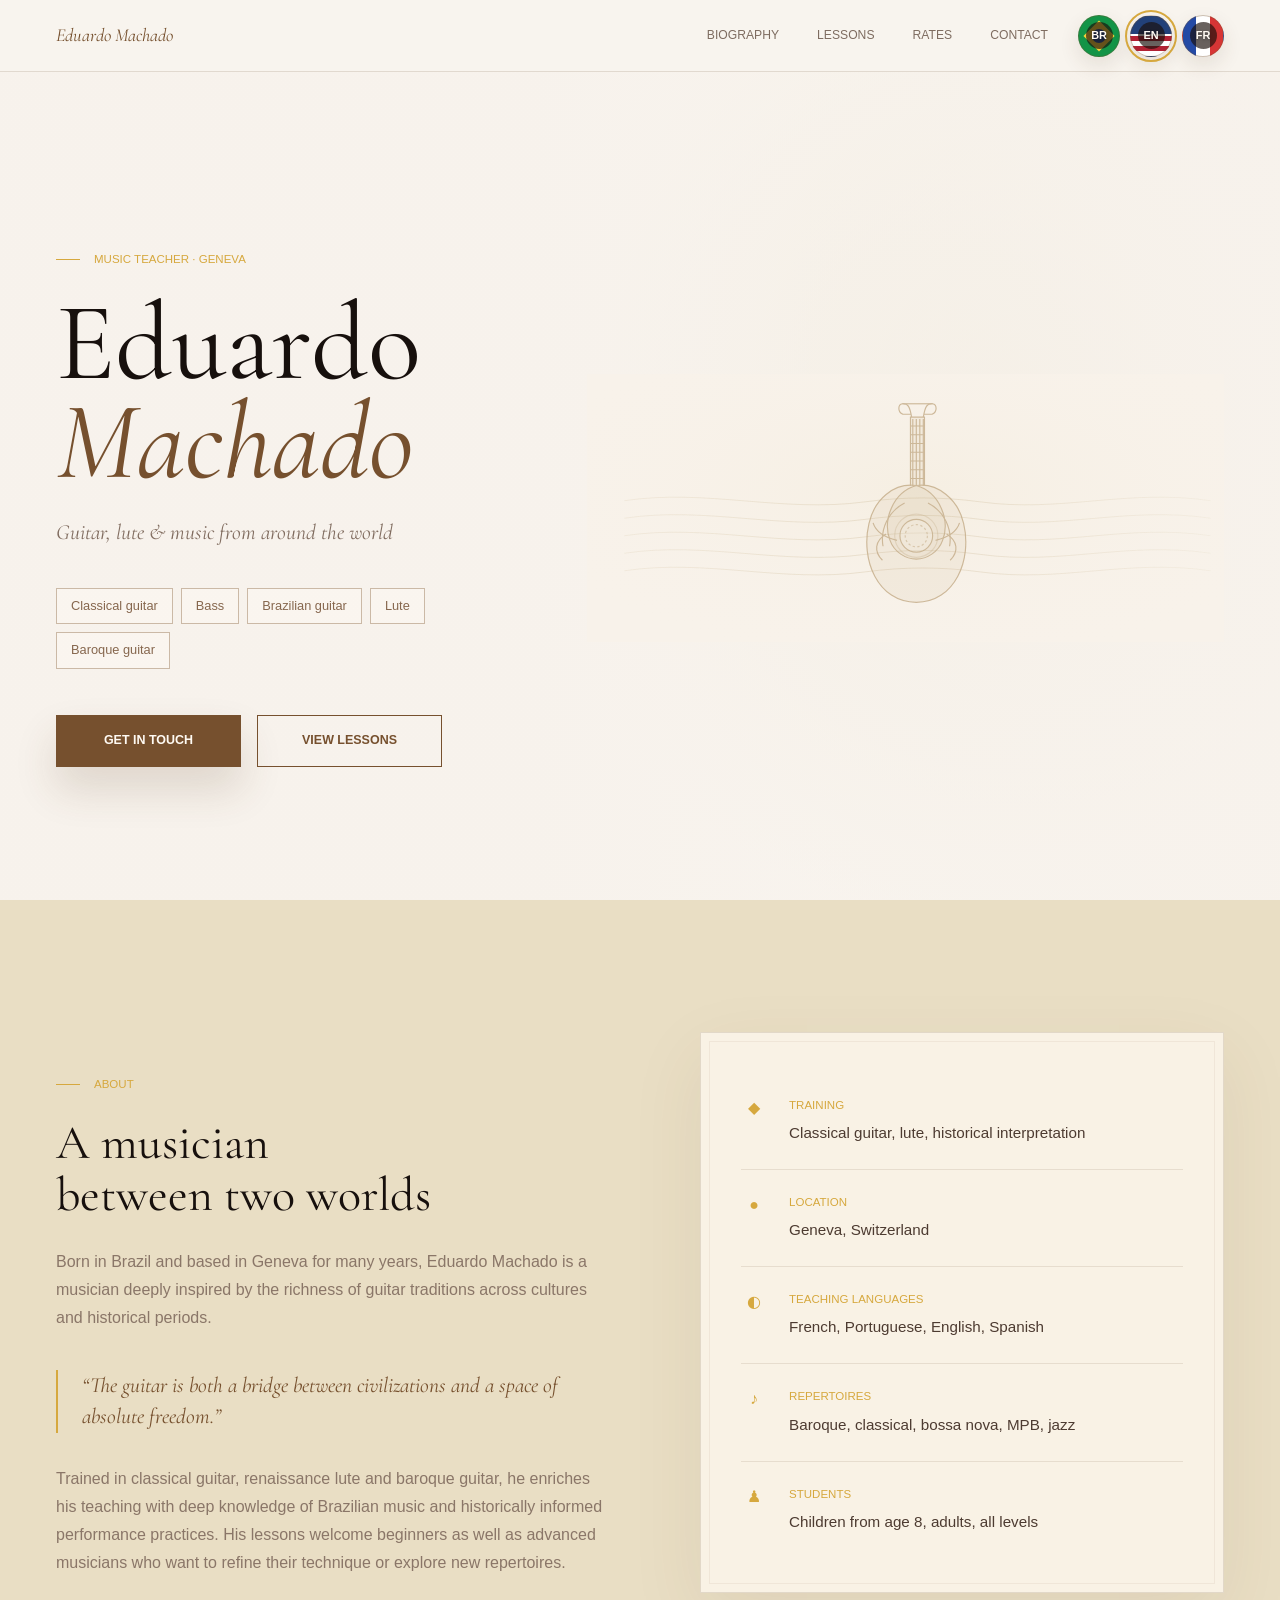
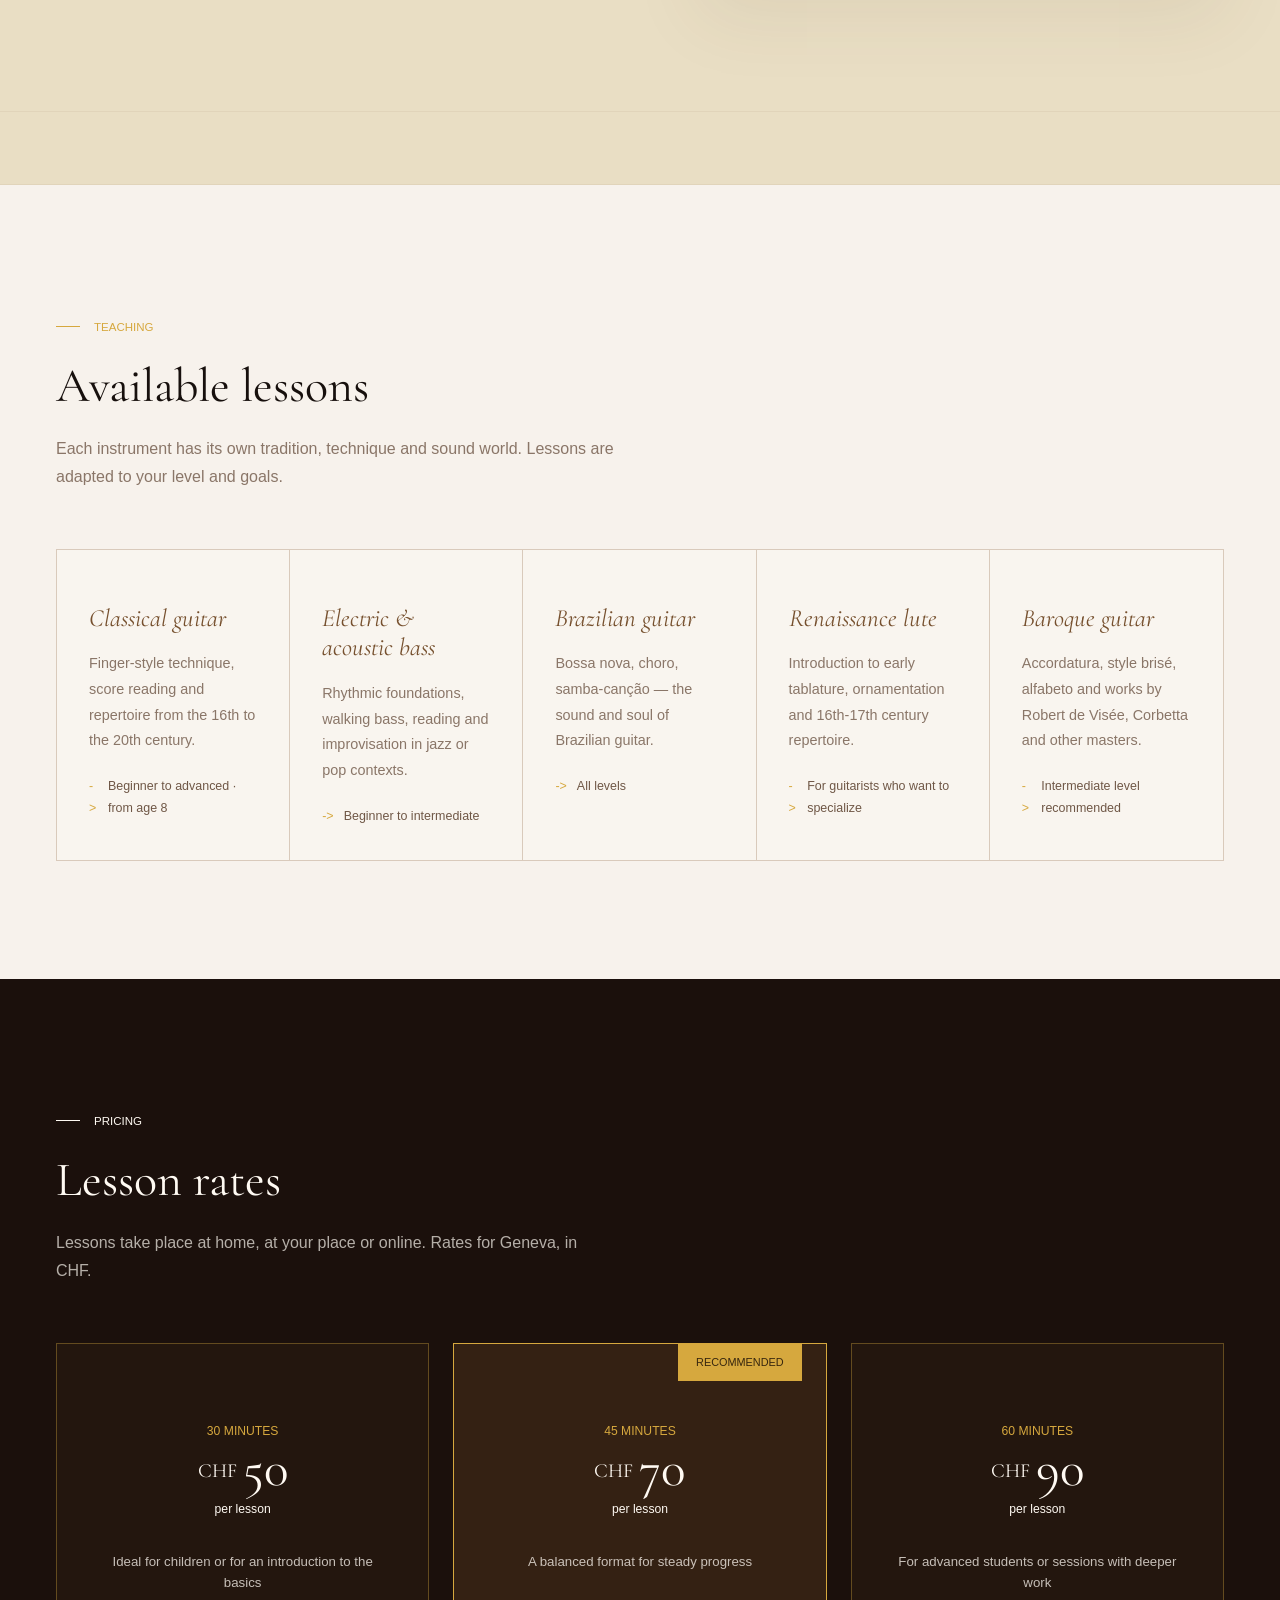
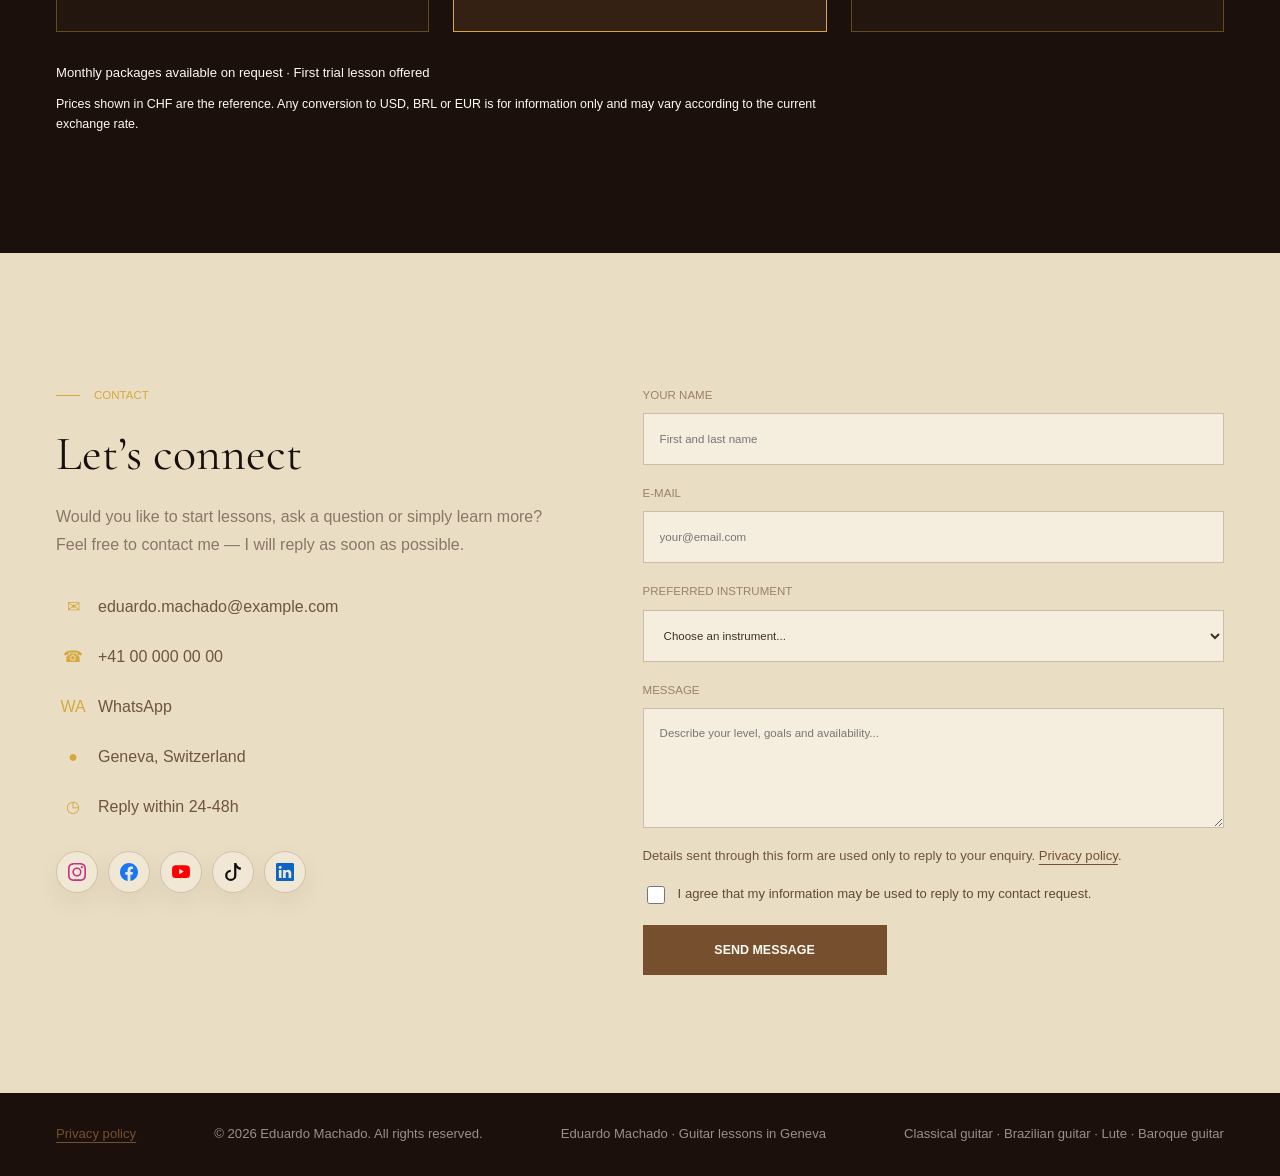
<file: en.html>
<!doctype html>
<html lang="en">
<head>
  <meta charset="utf-8">
  <meta name="viewport" content="width=device-width, initial-scale=1">
  <title>Eduardo Machado | Guitar Lessons</title>
  <meta name="description" content="Eduardo Machado — Guitar teacher in Geneva. Classical guitar, Brazilian guitar, lute and baroque guitar. Lessons for children and adults, all levels.">
  <meta property="og:type" content="website">
  <meta property="og:title" content="Eduardo Machado | Guitar Lessons in Geneva">
  <meta property="og:description" content="Eduardo Machado — Guitar teacher in Geneva. Classical guitar, Brazilian guitar, lute and baroque guitar. Lessons for children and adults, all levels.">
  <meta property="og:locale" content="en_US">
  <link rel="icon" href="favicon.svg" type="image/svg+xml">
  <link rel="preconnect" href="https://fonts.googleapis.com">
  <link rel="preconnect" href="https://fonts.gstatic.com" crossorigin>
  <link rel="stylesheet" href="https://fonts.googleapis.com/css2?family=Cormorant+Garamond:ital,wght@0,400;0,600;1,400;1,600&display=swap">
  <link rel="stylesheet" href="styles.css">
</head>
<body>
  <main class="site-shell">
    <header class="topbar" aria-label="Main navigation">
      <a class="brand" href="#home">Eduardo Machado</a>
      <div class="top-actions">
        <nav class="nav">
          <a href="#biography">Biography</a>
          <a href="#lessons">Lessons</a>
          <a href="#rates">Rates</a>
          <a href="#contact">Contact</a>
        </nav>
        <nav class="lang-switcher" aria-label="Choose language">
          <a class="lang-button flag-br" href="br.html" aria-label="Português do Brasil"><span class="flag-text">BR</span></a>
          <a class="lang-button flag-us" href="en.html" aria-label="English" aria-current="page"><span class="flag-text">EN</span></a>
          <a class="lang-button flag-fr" href="index.html" aria-label="Français"><span class="flag-text">FR</span></a>
        </nav>
      </div>
    </header>

    <section class="section hero" id="home">
      <div class="section-inner hero-grid">
        <div class="hero-copy">
          <p class="eyebrow">Music teacher · Geneva</p>
          <h1>Eduardo <span>Machado</span></h1>
          <p class="hero-subtitle">Guitar, lute & music from around the world</p>
          <div class="instrument-tags" aria-label="Instruments taught">
            <span class="tag">Classical guitar</span>
            <span class="tag">Bass</span>
            <span class="tag">Brazilian guitar</span>
            <span class="tag">Lute</span>
            <span class="tag">Baroque guitar</span>
          </div>
          <div class="actions">
            <a class="button primary" href="#contact">Get in touch</a>
            <a class="button secondary" href="#lessons">View lessons</a>
          </div>
        </div>
        <div class="instrument-art" aria-hidden="true">
          <svg viewBox="0 0 980 520" role="img">
            <defs><linearGradient id="woodLine" x1="0" x2="1"><stop offset="0" stop-color="#d8c8aa" stop-opacity="0.08"/><stop offset="0.5" stop-color="#b7976f" stop-opacity="0.82"/><stop offset="1" stop-color="#d8c8aa" stop-opacity="0.08"/></linearGradient></defs>
            <g stroke="url(#woodLine)" stroke-width="1.1" fill="none"><path d="M10 190 H970"/><path d="M10 222 H970"/><path d="M10 254 H970"/><path d="M10 286 H970"/><path d="M10 318 H970"/></g>
            <g transform="translate(615 76)" stroke="#b69363" stroke-width="2" fill="none" opacity="0.82">
              <path d="M84 138 C49 132 17 156 8 195 C-5 252 22 330 84 330 C146 330 173 252 160 195 C151 156 119 132 84 138Z" fill="rgba(205,185,149,0.17)"/>
              <path d="M84 138 C44 150 31 197 42 230 C49 251 70 262 84 262 C98 262 119 251 126 230 C137 197 124 150 84 138Z" fill="rgba(205,185,149,0.16)"/>
              <circle cx="84" cy="225" r="28" fill="rgba(247,242,236,0.25)"/><circle cx="84" cy="225" r="18" stroke-dasharray="4 4"/>
              <path d="M73 140 V20 H97 V140" fill="rgba(205,185,149,0.13)"/><path d="M75 20 C73 3 69 -3 59 3 C52 7 51 18 61 22 H75"/><path d="M95 20 C97 3 101 -3 111 3 C118 7 119 18 109 22 H95"/><path d="M73 34 H97 M73 49 H97 M73 64 H97 M73 79 H97 M73 94 H97 M73 109 H97 M73 124 H97"/><path d="M78 24 V140 M84 24 V140 M90 24 V140"/><path d="M57 205 C36 220 36 244 48 258"/><path d="M131 205 C152 220 152 244 140 258"/><path d="M45 224 C21 218 13 205 14 194"/><path d="M123 224 C147 218 155 205 154 194"/>
            </g>
          </svg>
        </div>
      </div>
    </section>

    <section class="section about" id="biography">
      <div class="section-inner about-grid">
        <div class="about-copy">
          <p class="eyebrow">About</p>
          <h2>A musician<br>between two worlds</h2>
          <p>Born in Brazil and based in Geneva for many years, Eduardo Machado is a musician deeply inspired by the richness of guitar traditions across cultures and historical periods.</p>
          <div class="quote">“The guitar is both a bridge between civilizations and a space of absolute freedom.”</div>
          <p>Trained in classical guitar, renaissance lute and baroque guitar, he enriches his teaching with deep knowledge of Brazilian music and historically informed performance practices. His lessons welcome beginners as well as advanced musicians who want to refine their technique or explore new repertoires.</p>
        </div>
        <aside class="profile-card" aria-label="Teacher information">
          <ul class="fact-list">
            <li class="fact"><span class="fact-icon">◆</span><span><span class="fact-label">Training</span><span class="fact-value">Classical guitar, lute, historical interpretation</span></span></li>
            <li class="fact"><span class="fact-icon">●</span><span><span class="fact-label">Location</span><span class="fact-value">Geneva, Switzerland</span></span></li>
            <li class="fact"><span class="fact-icon">◐</span><span><span class="fact-label">Teaching languages</span><span class="fact-value">French, Portuguese, English, Spanish</span></span></li>
            <li class="fact"><span class="fact-icon">♪</span><span><span class="fact-label">Repertoires</span><span class="fact-value">Baroque, classical, bossa nova, MPB, jazz</span></span></li>
            <li class="fact"><span class="fact-icon">♟</span><span><span class="fact-label">Students</span><span class="fact-value">Children from age 8, adults, all levels</span></span></li>
          </ul>
        </aside>
      </div>
    </section>

    <div class="sand-band" aria-hidden="true"></div>

    <section class="section courses" id="lessons">
      <div class="section-inner">
        <p class="eyebrow">Teaching</p>
        <h2>Available lessons</h2>
        <p class="section-lead">Each instrument has its own tradition, technique and sound world. Lessons are adapted to your level and goals.</p>
        <div class="course-row">
          <article class="course-card"><h3>Classical guitar</h3><p>Finger-style technique, score reading and repertoire from the 16th to the 20th century.</p><span class="course-note">Beginner to advanced · from age 8</span></article>
          <article class="course-card"><h3>Electric & acoustic bass</h3><p>Rhythmic foundations, walking bass, reading and improvisation in jazz or pop contexts.</p><span class="course-note">Beginner to intermediate</span></article>
          <article class="course-card"><h3>Brazilian guitar</h3><p>Bossa nova, choro, samba-canção — the sound and soul of Brazilian guitar.</p><span class="course-note">All levels</span></article>
          <article class="course-card"><h3>Renaissance lute</h3><p>Introduction to early tablature, ornamentation and 16th-17th century repertoire.</p><span class="course-note">For guitarists who want to specialize</span></article>
          <article class="course-card"><h3>Baroque guitar</h3><p>Accordatura, style brisé, alfabeto and works by Robert de Visée, Corbetta and other masters.</p><span class="course-note">Intermediate level recommended</span></article>
        </div>
      </div>
    </section>

    <section class="section pricing" id="rates">
      <div class="section-inner">
        <p class="eyebrow">Pricing</p>
        <h2>Lesson rates</h2>
        <p class="section-lead">Lessons take place at home, at your place or online. Rates for Geneva, in CHF.</p>
        <div class="pricing-grid">
          <article class="price-card"><span class="duration">30 minutes</span><div aria-label="CHF 50"><span class="currency">CHF</span><span class="amount">50</span></div><p class="per">per lesson</p><p class="description">Ideal for children or for an introduction to the basics</p></article>
          <article class="price-card featured"><span class="badge">Recommended</span><span class="duration">45 minutes</span><div aria-label="CHF 70"><span class="currency">CHF</span><span class="amount">70</span></div><p class="per">per lesson</p><p class="description">A balanced format for steady progress</p></article>
          <article class="price-card"><span class="duration">60 minutes</span><div aria-label="CHF 90"><span class="currency">CHF</span><span class="amount">90</span></div><p class="per">per lesson</p><p class="description">For advanced students or sessions with deeper work</p></article>
        </div>
        <p class="pricing-footnote">Monthly packages available on request · First trial lesson offered</p>
        <p class="pricing-reference">Prices shown in CHF are the reference. Any conversion to USD, BRL or EUR is for information only and may vary according to the current exchange rate.</p>
      </div>
    </section>

    <section class="section contact" id="contact">
      <div class="section-inner contact-grid">
        <div class="contact-copy">
          <p class="eyebrow">Contact</p>
          <h2>Let’s connect</h2>
          <p class="section-lead">Would you like to start lessons, ask a question or simply learn more? Feel free to contact me — I will reply as soon as possible.</p>
          <ul class="contact-list">
            <li><span class="contact-icon">✉</span><a href="mailto:eduardo.machado@example.com">eduardo.machado@example.com</a></li>
            <li><span class="contact-icon">☎</span><a href="tel:+41000000000">+41 00 000 00 00</a></li>
            <li><span class="contact-icon">WA</span><a href="https://wa.me/41000000000?text=Hi%20Eduardo%2C%20my%20name%20is%20%5Byour%20name%5D.%20I%20am%20contacting%20you%20from%20my%20WhatsApp%20profile.%20I%20am%20interested%20in%20your%20lessons.%20Could%20you%20please%20explain%20how%20it%20works%3F" target="_blank" rel="noopener noreferrer">WhatsApp</a></li>
            <li><span class="contact-icon">●</span><span>Geneva, Switzerland</span></li>
            <li><span class="contact-icon">◷</span><span>Reply within 24-48h</span></li>
          </ul>
          <nav class="social-links" aria-label="Social media">
            <a class="social-link social-instagram" href="https://www.instagram.com/" target="_blank" rel="noopener noreferrer" aria-label="Instagram" title="Instagram"><svg class="social-icon" viewBox="0 0 16 16" aria-hidden="true" focusable="false"><path d="M8 0C5.829 0 5.556.01 4.703.048 3.85.088 3.269.222 2.76.42a3.917 3.917 0 0 0-1.417.923A3.927 3.927 0 0 0 .42 2.76C.222 3.268.087 3.85.048 4.7.01 5.555 0 5.827 0 8s.01 2.444.048 3.297c.04.852.174 1.433.372 1.942.205.526.478.972.923 1.417.444.445.89.719 1.416.923.51.198 1.09.333 1.942.372C5.555 15.99 5.827 16 8 16s2.444-.01 3.298-.048c.851-.04 1.434-.174 1.943-.372a3.916 3.916 0 0 0 1.416-.923c.445-.445.718-.891.923-1.417.197-.509.332-1.09.372-1.942C15.99 10.445 16 10.173 16 8s-.01-2.445-.048-3.299c-.04-.851-.175-1.433-.372-1.941a3.926 3.926 0 0 0-.923-1.417A3.911 3.911 0 0 0 13.24.42c-.51-.198-1.092-.333-1.943-.372C10.443.01 10.172 0 8 0Zm-.717 1.442H8c2.136 0 2.389.007 3.232.046.78.035 1.204.166 1.486.275.373.145.64.318.92.599.28.28.453.546.598.92.11.281.24.705.275 1.485.039.843.047 1.096.047 3.231s-.008 2.389-.047 3.232c-.035.78-.166 1.203-.275 1.485a2.47 2.47 0 0 1-.599.919c-.28.28-.546.453-.92.598-.28.11-.704.24-1.485.276-.843.038-1.096.047-3.232.047s-2.39-.009-3.233-.047c-.78-.036-1.203-.166-1.485-.276a2.478 2.478 0 0 1-.92-.598 2.48 2.48 0 0 1-.6-.92c-.109-.281-.24-.705-.275-1.485-.038-.843-.046-1.096-.046-3.233 0-2.136.008-2.388.046-3.231.036-.78.166-1.204.276-1.486.145-.373.319-.64.599-.92.28-.28.546-.453.92-.598.282-.11.705-.24 1.485-.276.738-.034 1.024-.044 2.515-.045Zm4.988 1.328a.96.96 0 1 0 0 1.92.96.96 0 0 0 0-1.92ZM8 3.892a4.109 4.109 0 1 0 0 8.217 4.109 4.109 0 0 0 0-8.217Zm0 1.441a2.667 2.667 0 1 1 0 5.334 2.667 2.667 0 0 1 0-5.334Z"/></svg></a>
            <a class="social-link social-facebook" href="https://www.facebook.com/" target="_blank" rel="noopener noreferrer" aria-label="Facebook" title="Facebook"><svg class="social-icon" viewBox="0 0 16 16" aria-hidden="true" focusable="false"><path d="M16 8.049C16 3.603 12.418 0 8 0S0 3.603 0 8.049c0 4.016 2.926 7.347 6.75 7.951v-5.625H4.719V8.05H6.75V6.275c0-2.017 1.195-3.131 3.022-3.131.876 0 1.791.157 1.791.157v1.98h-1.009c-.993 0-1.303.621-1.303 1.258v1.51h2.218l-.354 2.326H9.25V16c3.824-.604 6.75-3.935 6.75-7.951Z"/></svg></a>
            <a class="social-link social-youtube" href="https://www.youtube.com/" target="_blank" rel="noopener noreferrer" aria-label="YouTube" title="YouTube"><svg class="social-icon" viewBox="0 0 16 16" aria-hidden="true" focusable="false"><path d="M8.051 1.999h.089c.822.003 4.987.033 6.11.335a2.01 2.01 0 0 1 1.415 1.42c.101.38.172.883.219 1.402l.016.176.035.414.008.104c.065.914.073 1.77.074 1.957v.075c-.001.194-.01 1.108-.082 2.06l-.008.105-.009.104c-.05.572-.124 1.14-.235 1.558a2.007 2.007 0 0 1-1.415 1.42c-1.16.312-5.569.334-6.18.335h-.142c-.309 0-1.587-.006-2.927-.052l-.17-.006-.087-.004-.171-.007-.171-.007c-1.11-.049-2.167-.128-2.654-.26a2.007 2.007 0 0 1-1.415-1.419c-.111-.417-.185-.986-.235-1.558L.09 10.05l-.008-.104A31.4 31.4 0 0 1 0 7.68v-.123c.002-.215.01-.958.064-1.778l.007-.103.003-.052.008-.104.022-.26.01-.104c.048-.519.119-1.023.22-1.402a2.007 2.007 0 0 1 1.415-1.42c.487-.13 1.544-.21 2.654-.26l.17-.007.172-.006.086-.003.171-.007A99.788 99.788 0 0 1 7.858 2h.193ZM6.4 5.209v4.818l4.157-2.408L6.4 5.209Z"/></svg></a>
            <a class="social-link social-tiktok" href="https://www.tiktok.com/" target="_blank" rel="noopener noreferrer" aria-label="TikTok" title="TikTok"><svg class="social-icon" viewBox="0 0 16 16" aria-hidden="true" focusable="false"><path d="M9 0h1.98c.144.715.54 1.617 1.235 2.512C12.895 3.389 13.797 4 15 4v2c-1.753 0-3.07-.814-4-1.829V11a5 5 0 1 1-5-5v2a3 3 0 1 0 3 3V0Z"/></svg></a>
            <a class="social-link social-linkedin" href="https://www.linkedin.com/" target="_blank" rel="noopener noreferrer" aria-label="LinkedIn" title="LinkedIn"><svg class="social-icon" viewBox="0 0 16 16" aria-hidden="true" focusable="false"><path d="M0 1.146C0 .513.526 0 1.175 0h13.65C15.474 0 16 .513 16 1.146v13.708c0 .633-.526 1.146-1.175 1.146H1.175C.526 16 0 15.487 0 14.854V1.146Zm4.943 12.248V6.169H2.542v7.225h2.401Zm-1.2-8.212c.837 0 1.358-.554 1.358-1.248-.015-.709-.521-1.248-1.342-1.248-.822 0-1.359.54-1.359 1.248 0 .694.521 1.248 1.327 1.248h.016Zm4.908 8.212V9.359c0-.216.016-.432.08-.586.173-.431.568-.878 1.232-.878.869 0 1.216.662 1.216 1.634v3.865h2.401V9.25c0-2.22-1.184-3.252-2.764-3.252-1.274 0-1.845.7-2.165 1.193V6.169h-2.4c.03.678 0 7.225 0 7.225h2.4Z"/></svg></a>
          </nav>
        </div>
        <form class="contact-form" action="https://formspree.io/rafajunior@gmail.com" method="post">
          <input type="hidden" name="_subject" value="New contact — Eduardo Machado">
          <label>Your name<input name="name" type="text" placeholder="First and last name" required></label>
          <label>E-mail<input name="email" type="email" placeholder="your@email.com" required></label>
          <label>Preferred instrument<select name="instrument" required><option value="">Choose an instrument...</option><option>Classical guitar</option><option>Electric or acoustic bass</option><option>Brazilian guitar</option><option>Renaissance lute</option><option>Baroque guitar</option></select></label>
          <label>Message<textarea name="message" placeholder="Describe your level, goals and availability..." required></textarea></label>
          <p class="form-note">Details sent through this form are used only to reply to your enquiry. <a href="privacy-en.html">Privacy policy</a>.</p>
          <label class="consent-label"><input name="consent" type="checkbox" required><span>I agree that my information may be used to reply to my contact request.</span></label>
          <button class="button form-button" type="submit">Send message</button>
        </form>
      </div>
    </section>

    <footer class="footer">
      <div class="footer-inner">
        <nav class="footer-links" aria-label="Legal links"><a href="privacy-en.html">Privacy policy</a></nav>
        <span>&copy; 2026 Eduardo Machado. All rights reserved.</span>
        <span>Eduardo Machado · Guitar lessons in Geneva</span>
        <span>Classical guitar · Brazilian guitar · Lute · Baroque guitar</span>
      </div>
    </footer>
  </main>
</body>
</html>
</file>
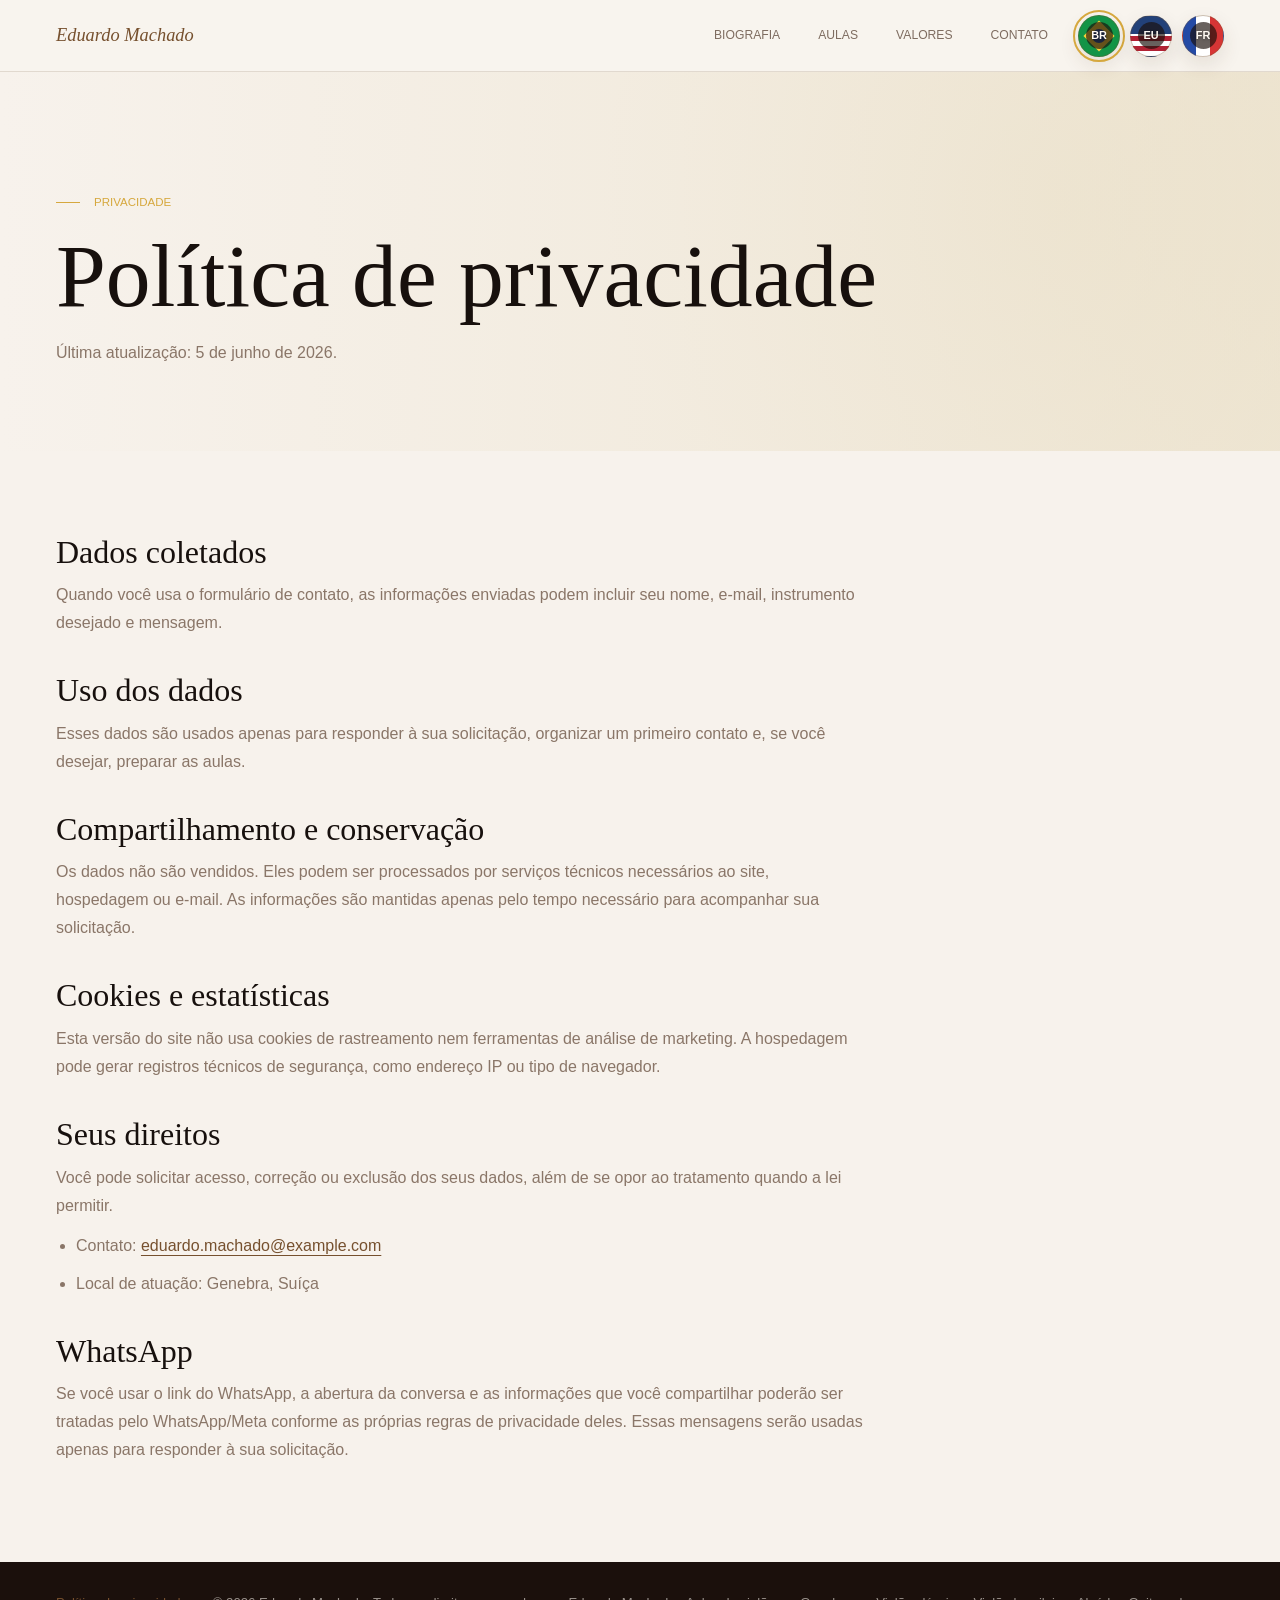
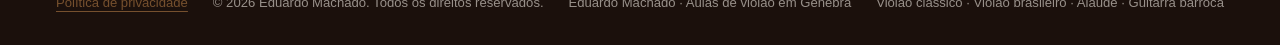
<file: privacidade.html>
<!doctype html>
<html lang="pt-BR">
<head>
  <meta charset="utf-8">
  <meta name="viewport" content="width=device-width, initial-scale=1">
  <title>Política de privacidade | Eduardo Machado</title>
  <link rel="stylesheet" href="styles.css">
</head>
<body>
  <main class="site-shell privacy-page">
    <header class="topbar" aria-label="Navegação principal">
      <a class="brand" href="br.html#inicio">Eduardo Machado</a>
      <div class="top-actions">
        <nav class="nav">
          <a href="br.html#biografia">Biografia</a>
          <a href="br.html#aulas">Aulas</a>
          <a href="br.html#valores">Valores</a>
          <a href="br.html#contato">Contato</a>
        </nav>
        <nav class="lang-switcher" aria-label="Escolher idioma">
          <a class="lang-button flag-br" href="privacidade.html" aria-label="Português do Brasil" aria-current="page"><span class="flag-text">BR</span></a>
          <a class="lang-button flag-us" href="privacy-en.html" aria-label="English"><span class="flag-text">EU</span></a>
          <a class="lang-button flag-fr" href="privacy.html" aria-label="Français"><span class="flag-text">FR</span></a>
        </nav>
      </div>
    </header>

    <section class="section privacy-hero">
      <div class="section-inner">
        <p class="eyebrow">Privacidade</p>
        <h1>Política de privacidade</h1>
        <p class="section-lead">Última atualização: 5 de junho de 2026.</p>
      </div>
    </section>

    <section class="section privacy-content">
      <section>
        <h2>Dados coletados</h2>
        <p>Quando você usa o formulário de contato, as informações enviadas podem incluir seu nome, e-mail, instrumento desejado e mensagem.</p>
      </section>
      <section>
        <h2>Uso dos dados</h2>
        <p>Esses dados são usados apenas para responder à sua solicitação, organizar um primeiro contato e, se você desejar, preparar as aulas.</p>
      </section>
      <section>
        <h2>Compartilhamento e conservação</h2>
        <p>Os dados não são vendidos. Eles podem ser processados por serviços técnicos necessários ao site, hospedagem ou e-mail. As informações são mantidas apenas pelo tempo necessário para acompanhar sua solicitação.</p>
      </section>
      <section>
        <h2>Cookies e estatísticas</h2>
        <p>Esta versão do site não usa cookies de rastreamento nem ferramentas de análise de marketing. A hospedagem pode gerar registros técnicos de segurança, como endereço IP ou tipo de navegador.</p>
      </section>
      <section>
        <h2>Seus direitos</h2>
        <p>Você pode solicitar acesso, correção ou exclusão dos seus dados, além de se opor ao tratamento quando a lei permitir.</p>
        <ul class="privacy-list">
          <li>Contato: <a href="mailto:eduardo.machado@example.com">eduardo.machado@example.com</a></li>
          <li>Local de atuação: Genebra, Suíça</li>
        </ul>
      </section>
      <section>
        <h2>WhatsApp</h2>
        <p>Se você usar o link do WhatsApp, a abertura da conversa e as informações que você compartilhar poderão ser tratadas pelo WhatsApp/Meta conforme as próprias regras de privacidade deles. Essas mensagens serão usadas apenas para responder à sua solicitação.</p>
      </section>
    </section>

    <footer class="footer">
      <div class="footer-inner">
        <nav class="footer-links" aria-label="Links legais"><a href="privacidade.html">Política de privacidade</a></nav>
        <span>&copy; 2026 Eduardo Machado. Todos os direitos reservados.</span>
        <span>Eduardo Machado · Aulas de violão em Genebra</span>
        <span>Violão clássico · Violão brasileiro · Alaúde · Guitarra barroca</span>
      </div>
    </footer>
  </main>
</body>
</html>
</file>
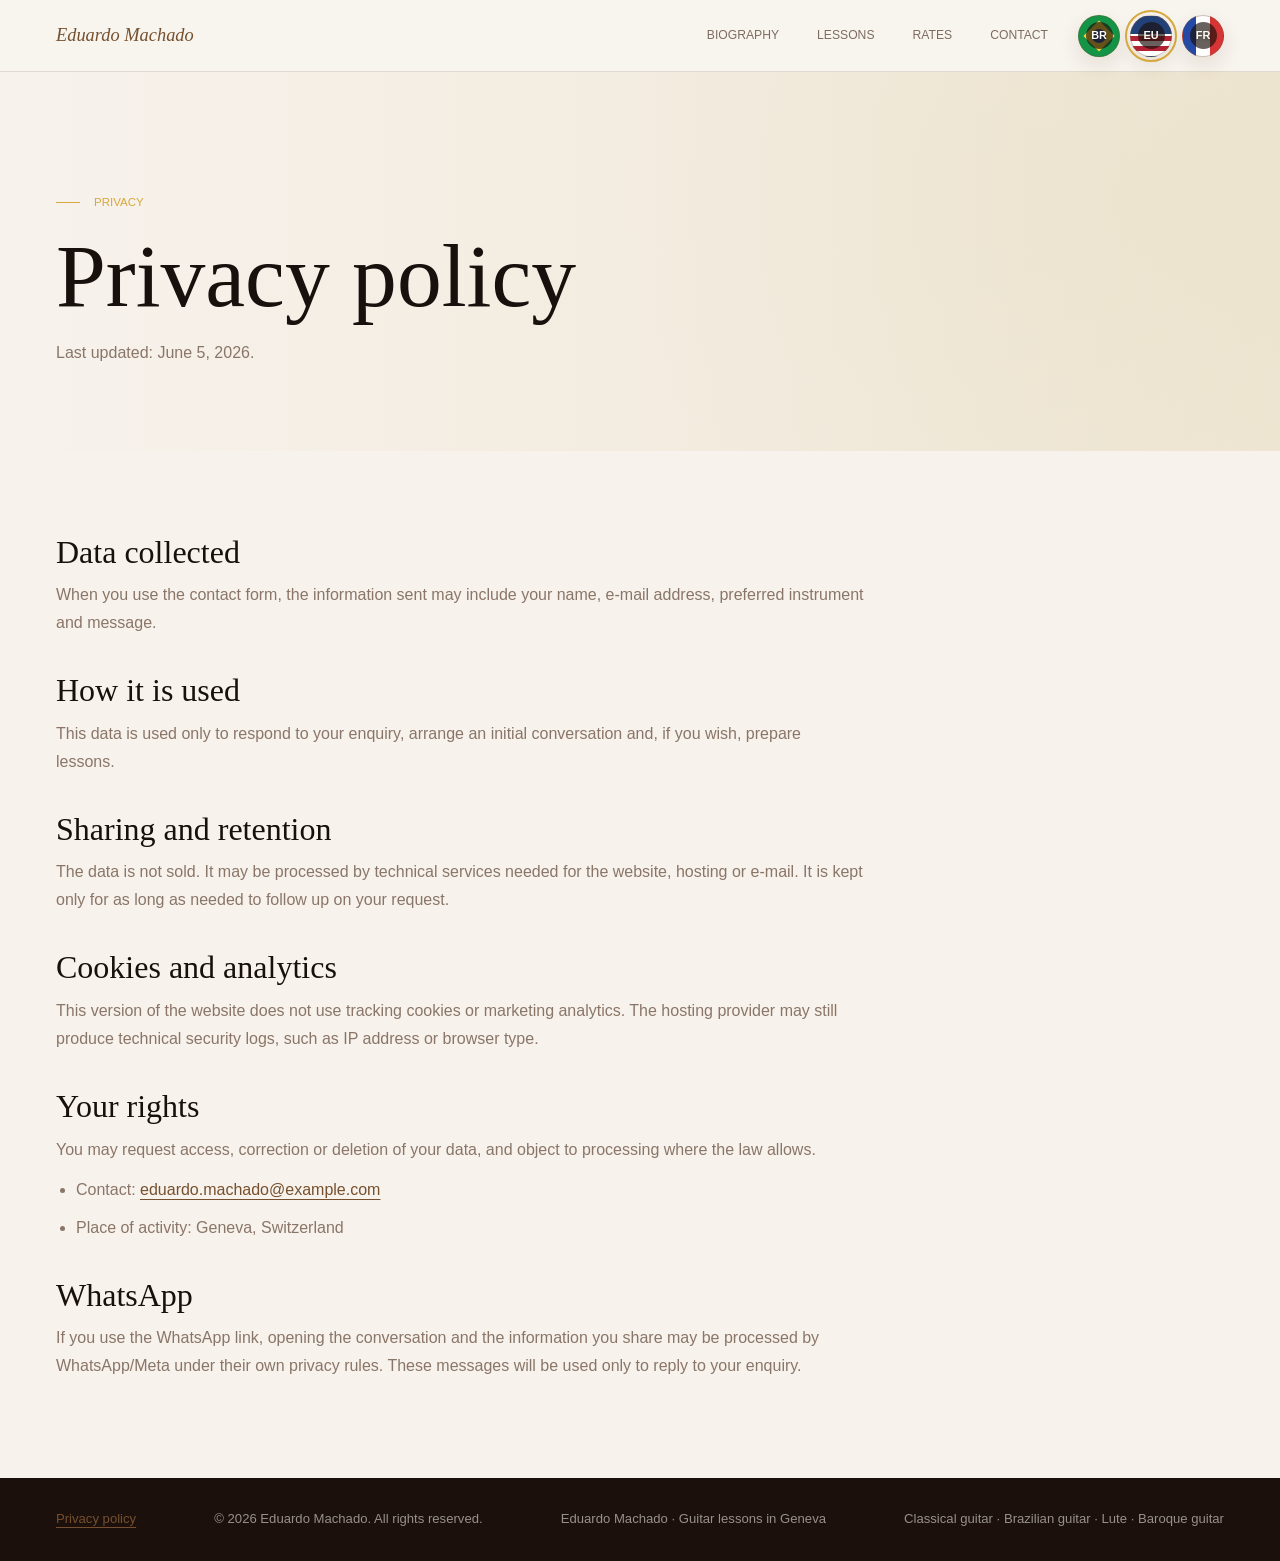
<file: privacy-en.html>
<!doctype html>
<html lang="en">
<head>
  <meta charset="utf-8">
  <meta name="viewport" content="width=device-width, initial-scale=1">
  <title>Privacy policy | Eduardo Machado</title>
  <link rel="stylesheet" href="styles.css">
</head>
<body>
  <main class="site-shell privacy-page">
    <header class="topbar" aria-label="Main navigation">
      <a class="brand" href="en.html#home">Eduardo Machado</a>
      <div class="top-actions">
        <nav class="nav">
          <a href="en.html#biography">Biography</a>
          <a href="en.html#lessons">Lessons</a>
          <a href="en.html#rates">Rates</a>
          <a href="en.html#contact">Contact</a>
        </nav>
        <nav class="lang-switcher" aria-label="Choose language">
          <a class="lang-button flag-br" href="privacidade.html" aria-label="Português do Brasil"><span class="flag-text">BR</span></a>
          <a class="lang-button flag-us" href="privacy-en.html" aria-label="English" aria-current="page"><span class="flag-text">EU</span></a>
          <a class="lang-button flag-fr" href="privacy.html" aria-label="Français"><span class="flag-text">FR</span></a>
        </nav>
      </div>
    </header>

    <section class="section privacy-hero">
      <div class="section-inner">
        <p class="eyebrow">Privacy</p>
        <h1>Privacy policy</h1>
        <p class="section-lead">Last updated: June 5, 2026.</p>
      </div>
    </section>

    <section class="section privacy-content">
      <section>
        <h2>Data collected</h2>
        <p>When you use the contact form, the information sent may include your name, e-mail address, preferred instrument and message.</p>
      </section>
      <section>
        <h2>How it is used</h2>
        <p>This data is used only to respond to your enquiry, arrange an initial conversation and, if you wish, prepare lessons.</p>
      </section>
      <section>
        <h2>Sharing and retention</h2>
        <p>The data is not sold. It may be processed by technical services needed for the website, hosting or e-mail. It is kept only for as long as needed to follow up on your request.</p>
      </section>
      <section>
        <h2>Cookies and analytics</h2>
        <p>This version of the website does not use tracking cookies or marketing analytics. The hosting provider may still produce technical security logs, such as IP address or browser type.</p>
      </section>
      <section>
        <h2>Your rights</h2>
        <p>You may request access, correction or deletion of your data, and object to processing where the law allows.</p>
        <ul class="privacy-list">
          <li>Contact: <a href="mailto:eduardo.machado@example.com">eduardo.machado@example.com</a></li>
          <li>Place of activity: Geneva, Switzerland</li>
        </ul>
      </section>
      <section>
        <h2>WhatsApp</h2>
        <p>If you use the WhatsApp link, opening the conversation and the information you share may be processed by WhatsApp/Meta under their own privacy rules. These messages will be used only to reply to your enquiry.</p>
      </section>
    </section>

    <footer class="footer">
      <div class="footer-inner">
        <nav class="footer-links" aria-label="Legal links"><a href="privacy-en.html">Privacy policy</a></nav>
        <span>&copy; 2026 Eduardo Machado. All rights reserved.</span>
        <span>Eduardo Machado · Guitar lessons in Geneva</span>
        <span>Classical guitar · Brazilian guitar · Lute · Baroque guitar</span>
      </div>
    </footer>
  </main>
</body>
</html>
</file>
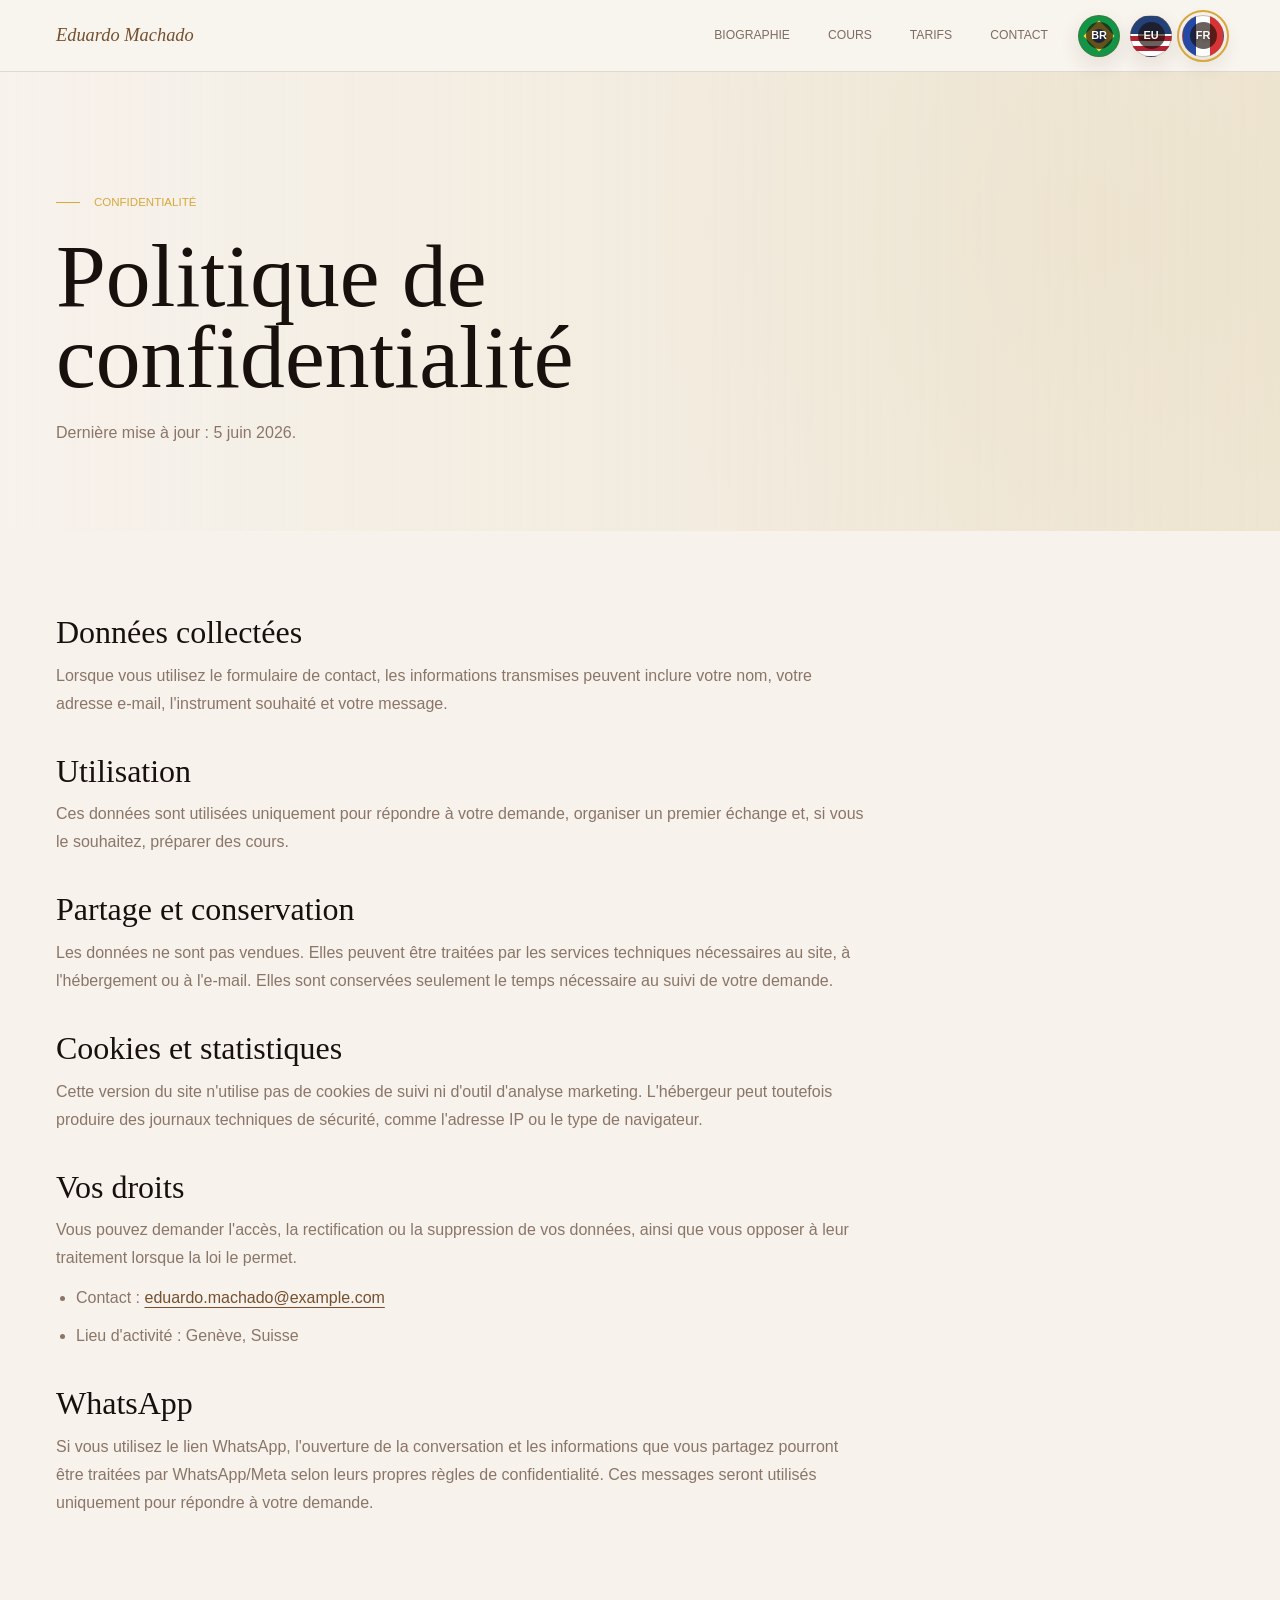
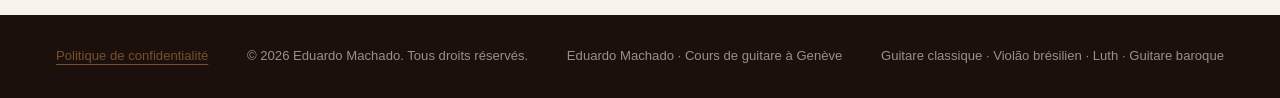
<file: privacy.html>
<!doctype html>
<html lang="fr">
<head>
  <meta charset="utf-8">
  <meta name="viewport" content="width=device-width, initial-scale=1">
  <title>Politique de confidentialité | Eduardo Machado</title>
  <link rel="stylesheet" href="styles.css">
</head>
<body>
  <main class="site-shell privacy-page">
    <header class="topbar" aria-label="Navigation principale">
      <a class="brand" href="index.html#accueil">Eduardo Machado</a>
      <div class="top-actions">
        <nav class="nav">
          <a href="index.html#biographie">Biographie</a>
          <a href="index.html#cours">Cours</a>
          <a href="index.html#tarifs">Tarifs</a>
          <a href="index.html#contact">Contact</a>
        </nav>
        <nav class="lang-switcher" aria-label="Choisir la langue">
          <a class="lang-button flag-br" href="privacidade.html" aria-label="Português do Brasil"><span class="flag-text">BR</span></a>
          <a class="lang-button flag-us" href="privacy-en.html" aria-label="English"><span class="flag-text">EU</span></a>
          <a class="lang-button flag-fr" href="privacy.html" aria-label="Français" aria-current="page"><span class="flag-text">FR</span></a>
        </nav>
      </div>
    </header>

    <section class="section privacy-hero">
      <div class="section-inner">
        <p class="eyebrow">Confidentialité</p>
        <h1>Politique de confidentialité</h1>
        <p class="section-lead">Dernière mise à jour : 5 juin 2026.</p>
      </div>
    </section>

    <section class="section privacy-content">
      <section>
        <h2>Données collectées</h2>
        <p>Lorsque vous utilisez le formulaire de contact, les informations transmises peuvent inclure votre nom, votre adresse e-mail, l'instrument souhaité et votre message.</p>
      </section>
      <section>
        <h2>Utilisation</h2>
        <p>Ces données sont utilisées uniquement pour répondre à votre demande, organiser un premier échange et, si vous le souhaitez, préparer des cours.</p>
      </section>
      <section>
        <h2>Partage et conservation</h2>
        <p>Les données ne sont pas vendues. Elles peuvent être traitées par les services techniques nécessaires au site, à l'hébergement ou à l'e-mail. Elles sont conservées seulement le temps nécessaire au suivi de votre demande.</p>
      </section>
      <section>
        <h2>Cookies et statistiques</h2>
        <p>Cette version du site n'utilise pas de cookies de suivi ni d'outil d'analyse marketing. L'hébergeur peut toutefois produire des journaux techniques de sécurité, comme l'adresse IP ou le type de navigateur.</p>
      </section>
      <section>
        <h2>Vos droits</h2>
        <p>Vous pouvez demander l'accès, la rectification ou la suppression de vos données, ainsi que vous opposer à leur traitement lorsque la loi le permet.</p>
        <ul class="privacy-list">
          <li>Contact : <a href="mailto:eduardo.machado@example.com">eduardo.machado@example.com</a></li>
          <li>Lieu d'activité : Genève, Suisse</li>
        </ul>
      </section>
      <section>
        <h2>WhatsApp</h2>
        <p>Si vous utilisez le lien WhatsApp, l'ouverture de la conversation et les informations que vous partagez pourront être traitées par WhatsApp/Meta selon leurs propres règles de confidentialité. Ces messages seront utilisés uniquement pour répondre à votre demande.</p>
      </section>
    </section>

    <footer class="footer">
      <div class="footer-inner">
        <nav class="footer-links" aria-label="Liens légaux"><a href="privacy.html">Politique de confidentialité</a></nav>
        <span>&copy; 2026 Eduardo Machado. Tous droits réservés.</span>
        <span>Eduardo Machado · Cours de guitare à Genève</span>
        <span>Guitare classique · Violão brésilien · Luth · Guitare baroque</span>
      </div>
    </footer>
  </main>
</body>
</html>
</file>
<file: styles.css>
:root {
  --paper: #f7f2ec;
  --paper-soft: #fbf8f3;
  --sand: #e9dec4;
  --ink: #17100d;
  --brown: #76502e;
  --gold: #d6a83e;
  --line: #d9cabb;
  --dark: #1b100c;
  --muted: #8a7668;
  --white: #fffaf3;
  --shadow: 0 24px 70px rgba(90, 62, 37, 0.08);
}

* {
  box-sizing: border-box;
}

html {
  scroll-behavior: smooth;
}

body {
  margin: 0;
  background: var(--paper);
  color: var(--ink);
  font-family: "Segoe UI", Arial, sans-serif;
  font-size: 16px;
  line-height: 1.75;
}

a {
  color: inherit;
  text-decoration: none;
}

.site-shell {
  min-height: 100vh;
  background:
    radial-gradient(circle at 18% 78%, rgba(196, 171, 131, 0.18), transparent 24rem),
    linear-gradient(180deg, var(--paper-soft), var(--paper));
}

.topbar {
  position: sticky;
  top: 0;
  z-index: 10;
  display: flex;
  align-items: center;
  justify-content: space-between;
  min-height: 72px;
  padding: 0 56px;
  background: rgba(248, 244, 238, 0.96);
  border-bottom: 1px solid rgba(122, 95, 67, 0.18);
  backdrop-filter: blur(12px);
}

.brand {
  color: var(--brown);
  font-family: "Cormorant Garamond", "Bodoni 72", Didot, "Times New Roman", serif;
  font-size: 1.15rem;
  font-style: italic;
  white-space: nowrap;
}

.top-actions {
  display: flex;
  gap: 30px;
  align-items: center;
}

.nav {
  display: flex;
  gap: 38px;
  align-items: center;
  color: #7e6c60;
  font-size: 0.76rem;
  text-transform: uppercase;
}

.nav a {
  position: relative;
  padding: 6px 0;
}

.nav a::after {
  position: absolute;
  right: 0;
  bottom: 0;
  left: 0;
  height: 1px;
  content: "";
  background: var(--brown);
  transform: scaleX(0);
  transform-origin: left;
  transition: transform 180ms ease;
}

.nav a:hover::after,
.nav a:focus-visible::after {
  transform: scaleX(1);
}

.lang-switcher {
  display: flex;
  gap: 10px;
  align-items: center;
}

.lang-button {
  position: relative;
  display: inline-grid;
  place-items: center;
  width: 42px;
  height: 42px;
  overflow: hidden;
  border: 1px solid rgba(118, 80, 46, 0.36);
  border-radius: 999px;
  box-shadow: 0 8px 20px rgba(83, 56, 33, 0.12);
  transition: transform 180ms ease, box-shadow 180ms ease;
}

.lang-button:hover,
.lang-button:focus-visible {
  transform: translateY(-2px);
  box-shadow: 0 12px 24px rgba(83, 56, 33, 0.18);
}

.lang-button[aria-current="page"] {
  outline: 2px solid var(--gold);
  outline-offset: 3px;
}

.flag-text {
  position: relative;
  z-index: 2;
  display: grid;
  place-items: center;
  width: 27px;
  height: 27px;
  border-radius: 999px;
  color: #fffaf3;
  background: rgba(27, 16, 12, 0.66);
  font-size: 0.68rem;
  font-weight: 800;
  line-height: 1;
  text-shadow: 0 1px 3px rgba(0, 0, 0, 0.36);
}

.flag-br {
  background: #139447;
}

.flag-br::before {
  position: absolute;
  inset: 9px;
  content: "";
  background: #f7d43b;
  transform: rotate(45deg);
}

.flag-br::after {
  position: absolute;
  inset: 13px;
  content: "";
  border-radius: 999px;
  background: #1f4fa3;
}

.flag-us {
  background:
    linear-gradient(#224179 0 46%, transparent 46%),
    repeating-linear-gradient(180deg, #b22234 0 5px, #fff 5px 10px);
}

.flag-fr {
  background: linear-gradient(90deg, #244aa5 0 33.333%, #fff 33.333% 66.666%, #d73535 66.666% 100%);
}

.section {
  padding: 132px 56px 118px;
  scroll-margin-top: 72px;
}

.section-inner {
  width: min(100%, 1400px);
  margin: 0 auto;
}

.eyebrow {
  display: flex;
  gap: 14px;
  align-items: center;
  margin: 0 0 24px;
  color: var(--gold);
  font-size: 0.72rem;
  text-transform: uppercase;
}

.eyebrow::before {
  width: 24px;
  height: 1px;
  content: "";
  background: currentColor;
}

h1,
h2,
h3 {
  margin: 0;
  font-family: "Cormorant Garamond", "Bodoni 72", Didot, "Times New Roman", serif;
  font-weight: 400;
}

h1 {
  max-width: 610px;
  font-size: 6.9rem;
  line-height: 0.9;
}

h1 span {
  display: block;
  color: var(--brown);
  font-style: italic;
}

h2 {
  font-size: 3rem;
  line-height: 1.08;
}

h3 {
  color: var(--brown);
  font-size: 1.55rem;
  font-style: italic;
  line-height: 1.2;
}

p {
  margin: 0;
  color: var(--muted);
}

.hero {
  min-height: calc(100vh - 72px);
  padding-top: 150px;
  padding-bottom: 106px;
  background:
    linear-gradient(90deg, rgba(247, 242, 236, 0.98) 0 42%, rgba(247, 242, 236, 0.72) 64%, rgba(247, 242, 236, 0.95) 100%),
    radial-gradient(circle at 80% 40%, rgba(221, 208, 170, 0.44), transparent 33rem);
}

.hero-grid {
  display: grid;
  grid-template-columns: minmax(420px, 0.9fr) minmax(420px, 1.25fr);
  gap: 72px;
  align-items: center;
}

.hero-subtitle {
  margin-top: 22px;
  color: #816d60;
  font-family: "Cormorant Garamond", "Bodoni 72", Didot, "Times New Roman", serif;
  font-size: 1.35rem;
  font-style: italic;
}

.instrument-tags {
  display: flex;
  flex-wrap: wrap;
  gap: 8px;
  margin: 36px 0 46px;
}

.tag {
  min-height: 34px;
  padding: 6px 14px;
  border: 1px solid #cbb9a6;
  color: #86674e;
  background: rgba(255, 250, 243, 0.36);
  font-size: 0.8rem;
}

.actions {
  display: flex;
  flex-wrap: wrap;
  gap: 16px;
}

.button {
  display: inline-flex;
  align-items: center;
  justify-content: center;
  min-width: 185px;
  min-height: 50px;
  padding: 14px 24px;
  border: 1px solid var(--brown);
  font-size: 0.78rem;
  font-weight: 700;
  text-transform: uppercase;
  transition: background 180ms ease, color 180ms ease, transform 180ms ease;
}

.button.primary {
  color: var(--white);
  background: var(--brown);
  box-shadow: 0 22px 42px rgba(93, 61, 33, 0.16);
}

.button.secondary {
  color: var(--brown);
  background: transparent;
}

.button:hover,
.button:focus-visible {
  transform: translateY(-2px);
}

.instrument-art {
  min-height: 572px;
  display: flex;
  align-items: center;
  justify-content: center;
  overflow: hidden;
  background: url("hero-instrument.svg") center / min(100%, 1200px) auto no-repeat;
}

.instrument-art svg {
  display: none;
}

.sand-band {
  height: 74px;
  background: var(--sand);
  border-top: 1px solid rgba(122, 95, 67, 0.08);
  border-bottom: 1px solid rgba(122, 95, 67, 0.08);
}

.about,
.contact {
  background: var(--sand);
}

.about-grid {
  display: grid;
  grid-template-columns: minmax(360px, 0.98fr) minmax(420px, 0.92fr);
  gap: 86px;
  align-items: center;
}

.about-copy {
  max-width: 900px;
}

.about-copy p {
  max-width: 900px;
  margin-top: 26px;
}

.quote {
  margin: 38px 0 32px;
  padding-left: 24px;
  border-left: 2px solid var(--gold);
  color: var(--brown);
  font-family: "Cormorant Garamond", "Bodoni 72", Didot, "Times New Roman", serif;
  font-size: 1.35rem;
  font-style: italic;
  line-height: 1.45;
}

.profile-card {
  position: relative;
  padding: 40px 40px 34px;
  background: rgba(255, 250, 243, 0.72);
  border: 1px solid rgba(122, 95, 67, 0.18);
  box-shadow: var(--shadow);
}

.profile-card::before {
  position: absolute;
  inset: 8px;
  pointer-events: none;
  content: "";
  border: 1px solid rgba(122, 95, 67, 0.08);
}

.fact-list {
  position: relative;
  display: grid;
  gap: 0;
  margin: 0;
  padding: 0;
  list-style: none;
}

.fact {
  display: grid;
  grid-template-columns: 36px 1fr;
  gap: 12px;
  padding: 22px 0;
  border-bottom: 1px solid rgba(122, 95, 67, 0.14);
}

.fact:last-child {
  border-bottom: 0;
}

.fact-icon {
  width: 26px;
  height: 26px;
  color: var(--gold);
  font-size: 1rem;
  line-height: 26px;
  text-align: center;
}

.fact-label {
  display: block;
  margin-bottom: 4px;
  color: var(--gold);
  font-size: 0.72rem;
  text-transform: uppercase;
}

.fact-value {
  color: #4d3b31;
  font-size: 0.95rem;
}

.courses {
  background: var(--paper);
}

.section-lead {
  max-width: 560px;
  margin-top: 22px;
}

.course-row {
  display: grid;
  grid-template-columns: repeat(5, 1fr);
  margin-top: 58px;
  border: 1px solid var(--line);
  background: rgba(255, 250, 243, 0.28);
}

.course-card {
  min-height: 222px;
  padding: 54px 32px 32px;
  border-right: 1px solid var(--line);
}

.course-card:last-child {
  border-right: 0;
}

.course-card p {
  margin-top: 18px;
  font-size: 0.9rem;
  line-height: 1.78;
}

.course-note {
  display: flex;
  gap: 10px;
  align-items: center;
  margin-top: 22px;
  color: #6f5746;
  font-size: 0.78rem;
}

.course-note::before {
  content: "->";
  color: var(--gold);
}

.pricing {
  background: var(--dark);
  color: var(--white);
}

.pricing h2,
.pricing p {
  color: var(--white);
}

.pricing .section-lead {
  color: rgba(255, 250, 243, 0.68);
}

.pricing-grid {
  display: grid;
  grid-template-columns: repeat(3, 1fr);
  gap: 24px;
  margin-top: 58px;
}

.price-card {
  position: relative;
  min-height: 234px;
  padding: 72px 38px 38px;
  border: 1px solid rgba(214, 168, 62, 0.36);
  text-align: center;
  background: rgba(48, 32, 20, 0.38);
}

.price-card.featured {
  border-color: var(--gold);
  background: rgba(93, 61, 33, 0.38);
}

.badge {
  position: absolute;
  top: 0;
  right: 24px;
  padding: 9px 18px;
  color: #38270f;
  background: var(--gold);
  font-size: 0.68rem;
  text-transform: uppercase;
}

.duration {
  color: var(--gold);
  font-size: 0.76rem;
  text-transform: uppercase;
}

.currency {
  display: inline-block;
  margin-top: 10px;
  color: var(--white);
  font-family: "Cormorant Garamond", "Bodoni 72", Didot, "Times New Roman", serif;
  font-size: 1.25rem;
  vertical-align: top;
}

.amount {
  display: inline-block;
  margin-left: 6px;
  color: var(--white);
  font-family: "Cormorant Garamond", "Bodoni 72", Didot, "Times New Roman", serif;
  font-size: 3.2rem;
  line-height: 1;
}

.per {
  margin: 4px 0 0;
  color: rgba(255, 250, 243, 0.58);
  font-size: 0.76rem;
}

.price-card .description {
  max-width: 360px;
  margin: 32px auto 0;
  color: rgba(255, 250, 243, 0.74);
  font-size: 0.83rem;
  line-height: 1.55;
}

.pricing-footnote {
  margin-top: 30px;
  color: rgba(255, 250, 243, 0.5);
  font-size: 0.82rem;
}

.pricing-reference {
  max-width: 760px;
  margin-top: 10px;
  color: rgba(255, 250, 243, 0.46);
  font-size: 0.78rem;
  line-height: 1.6;
}

.contact-grid {
  display: grid;
  grid-template-columns: minmax(330px, 0.82fr) minmax(420px, 0.96fr);
  gap: 90px;
  align-items: start;
}

.contact-copy .section-lead {
  max-width: 790px;
  margin-bottom: 34px;
}

.contact-list {
  display: grid;
  gap: 22px;
  margin-top: 34px;
  padding: 0;
  list-style: none;
}

.contact-list li {
  display: grid;
  grid-template-columns: 34px 1fr;
  gap: 8px;
  align-items: center;
  color: #6e543e;
}

.contact-icon {
  color: var(--gold);
  font-size: 1rem;
  text-align: center;
}

.social-links {
  display: flex;
  flex-wrap: wrap;
  gap: 10px;
  margin-top: 30px;
}

.social-link {
  --social-color: var(--brown);
  display: inline-grid;
  place-items: center;
  width: 42px;
  height: 42px;
  border: 1px solid rgba(118, 80, 46, 0.24);
  border-radius: 999px;
  color: var(--social-color);
  background: rgba(255, 250, 243, 0.34);
  box-shadow: 0 10px 24px rgba(83, 56, 33, 0.08);
  transition: background 180ms ease, color 180ms ease, transform 180ms ease, box-shadow 180ms ease;
}

.social-icon {
  width: 18px;
  height: 18px;
  fill: currentColor;
}

.social-instagram {
  --social-color: #c13584;
}

.social-facebook {
  --social-color: #1877f2;
}

.social-youtube {
  --social-color: #ff0000;
}

.social-tiktok {
  --social-color: #111;
}

.social-linkedin {
  --social-color: #0a66c2;
}

.social-link:hover,
.social-link:focus-visible {
  border-color: var(--social-color);
  color: var(--white);
  background: var(--social-color);
  box-shadow: 0 14px 28px rgba(83, 56, 33, 0.16);
  transform: translateY(-2px);
}

.contact-form {
  display: grid;
  gap: 18px;
}

label {
  display: grid;
  gap: 8px;
  color: #9b806b;
  font-size: 0.72rem;
  text-transform: uppercase;
}

input,
select,
textarea {
  width: 100%;
  min-height: 52px;
  padding: 14px 16px;
  border: 1px solid #ccbbaa;
  border-radius: 0;
  color: #3f2f27;
  background: rgba(255, 250, 243, 0.58);
  font: inherit;
  outline: none;
}

textarea {
  min-height: 120px;
  resize: vertical;
}

input:focus,
select:focus,
textarea:focus {
  border-color: var(--brown);
  box-shadow: 0 0 0 3px rgba(118, 80, 46, 0.12);
}

.form-note {
  color: #6e543e;
  font-size: 0.82rem;
  line-height: 1.55;
}

.form-note a,
.footer-links a,
.privacy-content a {
  color: var(--brown);
  text-decoration: underline;
  text-underline-offset: 4px;
}

.consent-label {
  display: flex;
  gap: 10px;
  align-items: flex-start;
  color: #5f4939;
  font-size: 0.82rem;
  line-height: 1.5;
  text-transform: none;
}

.consent-label input {
  width: 18px;
  min-width: 18px;
  height: 18px;
  min-height: 18px;
  margin-top: 2px;
  padding: 0;
  accent-color: var(--brown);
}

.form-button {
  width: fit-content;
  min-width: 244px;
  margin-top: 0;
  border: 0;
  color: var(--white);
  background: var(--brown);
  cursor: pointer;
}

.footer {
  padding: 30px 56px;
  color: rgba(255, 250, 243, 0.55);
  background: var(--dark);
  font-size: 0.82rem;
}

.footer-inner {
  display: flex;
  width: min(100%, 1400px);
  margin: 0 auto;
  align-items: center;
  justify-content: space-between;
  flex-wrap: wrap;
  gap: 18px;
}

.footer-links {
  display: flex;
  gap: 18px;
  align-items: center;
}

.privacy-page {
  min-height: calc(100vh - 72px);
  background: var(--paper);
}

.privacy-hero {
  padding-top: 120px;
  padding-bottom: 84px;
  background:
    linear-gradient(90deg, rgba(247, 242, 236, 0.98), rgba(233, 222, 196, 0.62)),
    radial-gradient(circle at 82% 34%, rgba(221, 208, 170, 0.34), transparent 28rem);
}

.privacy-hero h1 {
  max-width: 860px;
  font-size: clamp(3.2rem, 7vw, 6.5rem);
}

.privacy-content {
  display: grid;
  gap: 36px;
  max-width: 920px;
  padding-top: 84px;
  padding-bottom: 98px;
}

.privacy-content section {
  display: grid;
  gap: 12px;
}

.privacy-content h2 {
  font-size: 2rem;
}

.privacy-list {
  display: grid;
  gap: 10px;
  margin: 0;
  padding-left: 20px;
  color: var(--muted);
}

@media (max-width: 1200px) {
  .topbar {
    align-items: flex-start;
    flex-direction: column;
    gap: 16px;
    padding: 22px 28px;
  }

  .top-actions {
    width: 100%;
    justify-content: space-between;
  }
}

@media (max-width: 1160px) {
  .section {
    padding-right: 28px;
    padding-left: 28px;
  }

  .hero-grid,
  .about-grid,
  .contact-grid {
    grid-template-columns: 1fr;
  }

  .instrument-art {
    min-height: 360px;
  }

  .course-row {
    grid-template-columns: repeat(2, 1fr);
  }

  .course-card:nth-child(2n) {
    border-right: 0;
  }

  .course-card:nth-child(-n + 3) {
    border-bottom: 1px solid var(--line);
  }
}

@media (max-width: 760px) {
  body {
    font-size: 15px;
  }

  .topbar {
    position: static;
    padding: 22px;
  }

  .top-actions {
    display: grid;
    gap: 16px;
  }

  .nav {
    width: 100%;
    gap: 12px;
    justify-content: space-between;
    overflow-x: auto;
    padding-bottom: 4px;
  }

  .lang-switcher {
    justify-content: flex-start;
  }

  .section {
    padding: 84px 22px 80px;
    scroll-margin-top: 0;
  }

  .hero {
    padding-top: 90px;
  }

  .hero-grid {
    gap: 40px;
  }

  h1 {
    font-size: 4.1rem;
  }

  h2 {
    font-size: 2.45rem;
  }

  .actions {
    display: grid;
  }

  .button,
  .form-button {
    width: 100%;
  }

  .instrument-art {
    min-height: 280px;
  }

  .profile-card {
    padding: 28px 26px;
  }

  .course-row,
  .pricing-grid {
    grid-template-columns: 1fr;
  }

  .course-card,
  .course-card:nth-child(2n),
  .course-card:last-child {
    border-right: 0;
    border-bottom: 1px solid var(--line);
  }

  .course-card:last-child {
    border-bottom: 0;
  }

  .pricing-grid {
    gap: 16px;
  }

  .footer {
    padding: 28px 22px;
  }

  .footer-inner {
    flex-direction: column;
  }
}

@media (max-width: 460px) {
  h1 {
    font-size: 3.25rem;
  }

  h2 {
    font-size: 2.05rem;
  }

  .tag {
    width: 100%;
  }

  .fact,
  .contact-list li {
    grid-template-columns: 28px 1fr;
  }
}
</file>
